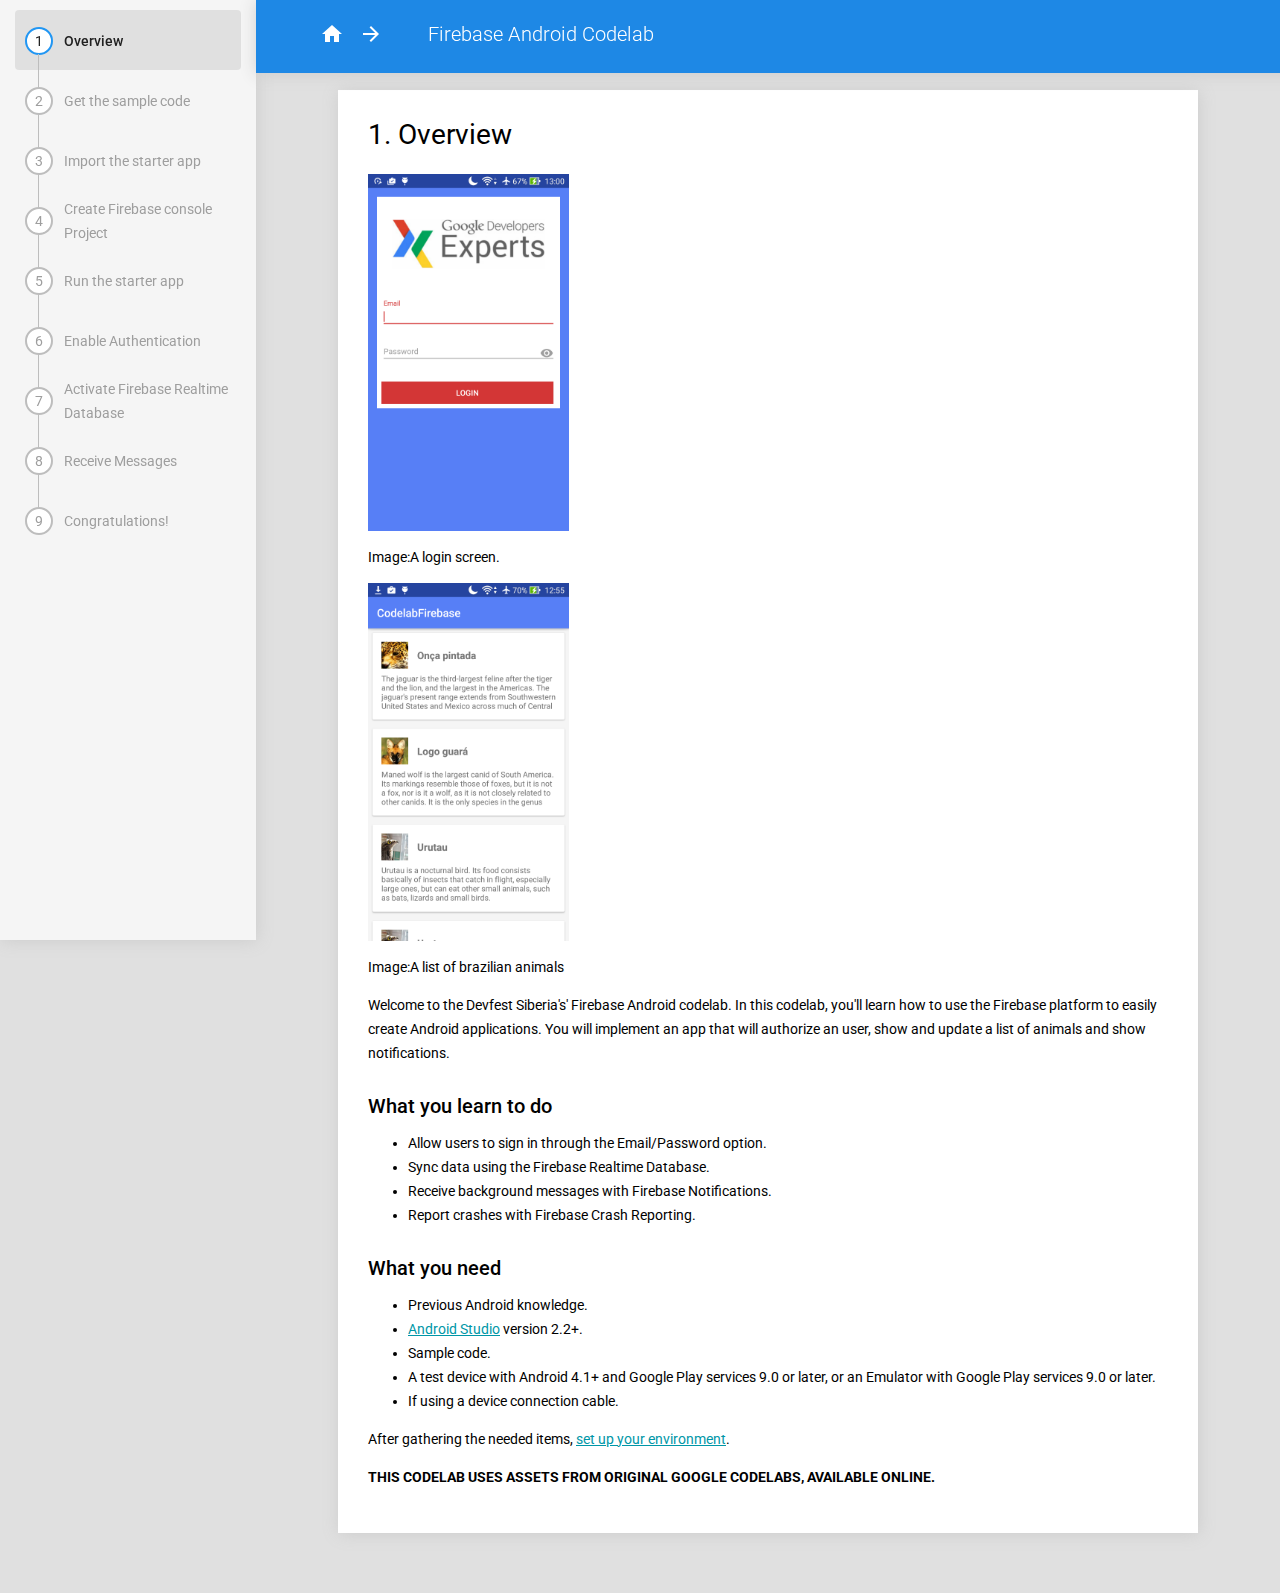
<file: HTML/index.html>
<!doctype html>
<html>
<head>
  <meta charset="utf-8">
  <meta http-equiv="X-UA-Compatible" content="IE=edge">
  <meta name="viewport" content="width=device-width, minimum-scale=1.0, initial-scale=1.0, user-scalable=yes">
  <title>Firebase Android Codelab</title>
  <link rel="stylesheet" href="https://fonts.googleapis.com/css?family=Source+Code+Pro:400|Roboto:400,300,400italic,500,700|Roboto+Mono">
  <link rel="stylesheet" href="../styles/codelab.css">
  <style>
    html {
        height: 100%;
        margin: 0;
        padding: 0;
    }
  </style>
</head>

<body class="codelab-takeover">
    <div class="codelab__toc">
    <a href="index.html" class="toc-item toc-item--current">
        <span class="toc-item__index">1</span>
        <span class="toc-item__title">Overview</span>
    </a>
    <a href="step-2.html" class="toc-item ">
        <span class="toc-item__index">2</span>
        <span class="toc-item__title">Get the sample code</span>
    </a>
    <a href="step-3.html" class="toc-item">
        <span class="toc-item__index">3</span>
        <span class="toc-item__title">Import the starter app</span>
    </a>
    <a href="step-4.html" class="toc-item">
        <span class="toc-item__index">4</span>
        <span class="toc-item__title">Create Firebase console Project</span>
    </a>
    <a href="step-5.html" class="toc-item">
        <span class="toc-item__index">5</span>
        <span class="toc-item__title">Run the starter app</span>
    </a>
    <a href="step-6.html" class="toc-item">
        <span class="toc-item__index">6</span>
        <span class="toc-item__title">Enable Authentication</span>
    </a>
    <a href="step-7.html" class="toc-item">
        <span class="toc-item__index">7</span>
        <span class="toc-item__title">Activate Firebase Realtime Database</span>
    </a>
    <a href="step-8.html" class="toc-item">
        <span class="toc-item__index">8</span>
        <span class="toc-item__title">Receive Messages</span>
    </a>
    <a href="step-16.html" class="toc-item">
        <span class="toc-item__index">9</span>
        <span class="toc-item__title">Congratulations!</span>
    </a>
    </div>

  <div class="codelab__step">

    <div class="step__header">
      <a href="index.html" class="invis">
        <svg fill="#FFFFFF" height="24" viewbox="0 0 24 24" width="24" xmlns="http://www.w3.org/2000/svg">
          <path d="M0 0h24v24H0z" fill="none"/>
          <path d="M20 11H7.83l5.59-5.59L12 4l-8 8 8 8 1.41-1.41L7.83 13H20v-2z"/>
        </svg>
      </a>

      <a href="../../index.html" title="Return to home page">
        <svg fill="#FFFFFF" height="24" viewbox="0 0 24 24" width="24" xmlns="http://www.w3.org/2000/svg">
          <path d="M10 20v-6h4v6h5v-8h3L12 3 2 12h3v8z"/>
          <path d="M0 0h24v24H0z" fill="none"/>
        </svg>
      </a>

      <a href="step-2.html">
        <svg fill="#FFFFFF" height="24" viewbox="0 0 24 24" width="24" xmlns="http://www.w3.org/2000/svg">
          <path d="M0 0h24v24H0z" fill="none"/>
          <path d="M12 4l-1.41 1.41L16.17 11H4v2h12.17l-5.58 5.59L12 20l8-8z"/>
        </svg>
      </a>

      <h1>Firebase Android Codelab</h1>
    </div>

    <div class="step__body">
      <h1>Firebase Android Codelab</h1>
      <h2>1. Overview</h2>
      <div>
          <p>
            <img src="img/login.png" style="max-width: 201.00px"/>
          </p>
          <p>Image:A login screen.</p>
          <p>
          <img src="img/7f167669e8544e03.png" style="max-width: 201.00px"/>
          </p>
          <p>Image:A list of brazilian animals</p>
          <p>Welcome to the Devfest Siberia's' Firebase Android codelab. In this codelab, you&#39;ll learn how to use the Firebase platform to easily create Android applications. You will implement an app that will authorize an user, show and update a list of animals and show notifications. </p><h3>What you learn to do</h3><ul><li>Allow users to sign in through the Email/Password option.</li><li>Sync data using the Firebase Realtime Database.</li><li>Receive background messages with Firebase Notifications.</li><li>Report crashes with Firebase Crash Reporting.</li></ul><h3>What you need</h3><ul><li>Previous Android knowledge.</li><li><a href="https://developer.android.com/sdk/installing/studio.html" target="_blank">Android Studio</a> version 2.2+.</li><li>Sample code.</li><li>A test device with Android 4.1+ and Google Play services 9.0 or later, or an Emulator with Google Play services 9.0 or later.</li><li>If using a device connection cable.</li></ul><p>After gathering the needed items, <a href="https://firebase.google.com/docs/android/setup" target="_blank">set up your environment</a>.
          </p>
      
            <p><B>THIS CODELAB USES ASSETS FROM ORIGINAL GOOGLE CODELABS, AVAILABLE ONLINE.</B></p></div>
      
    </div>

  </div>

<script src="../../scripts/codelab.js" async></script>
</body>
</html>
</file>
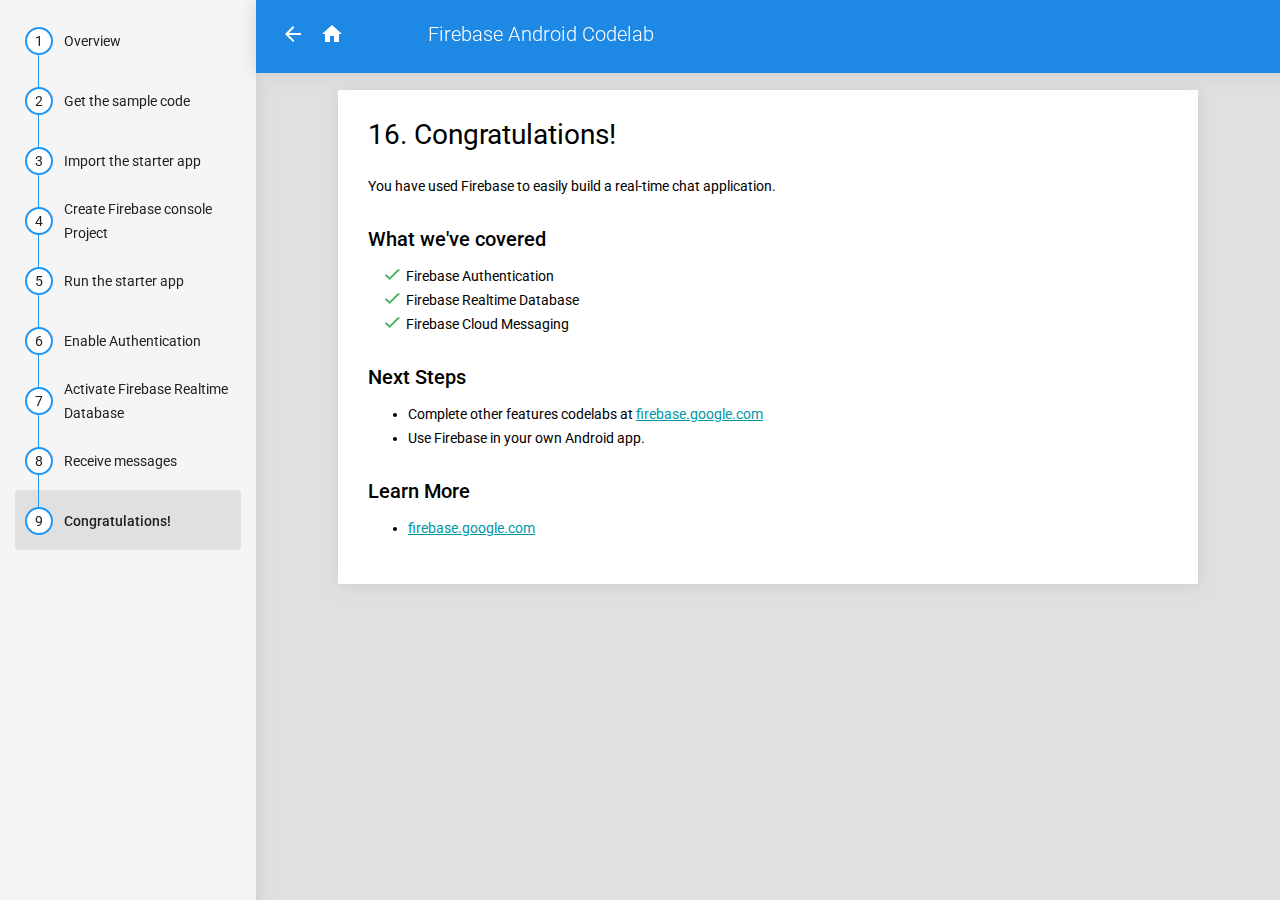
<file: HTML/step-16.html>
<!doctype html>
<html>
<head>
  <meta charset="utf-8">
  <meta http-equiv="X-UA-Compatible" content="IE=edge">
  <meta name="viewport" content="width=device-width, minimum-scale=1.0, initial-scale=1.0, user-scalable=yes">
  <title>Firebase Android Codelab</title>
  <link rel="stylesheet" href="https://fonts.googleapis.com/css?family=Source+Code+Pro:400|Roboto:400,300,400italic,500,700|Roboto+Mono">
  <link rel="stylesheet" href="../styles/codelab.css">
  <style>
    html {
        height: 100%;
        margin: 0;
        padding: 0;
    }
  </style>
</head>

<body class="codelab-takeover">
    <div class="codelab__toc">
        <a href="index.html" class="toc-item toc-item--complete">
            <span class="toc-item__index">1</span>
            <span class="toc-item__title">Overview</span>
        </a>
        <a href="step-2.html" class="toc-item toc-item--complete">
            <span class="toc-item__index">2</span>
            <span class="toc-item__title">Get the sample code</span>
        </a>
        <a href="step-3.html" class="toc-item toc-item--complete">
            <span class="toc-item__index">3</span>
            <span class="toc-item__title">Import the starter app</span>
        </a>
        <a href="step-4.html" class="toc-item toc-item--complete">
            <span class="toc-item__index">4</span>
            <span class="toc-item__title">Create Firebase console Project</span>
        </a>
        <a href="step-5.html" class="toc-item toc-item--complete">
            <span class="toc-item__index">5</span>
            <span class="toc-item__title">Run the starter app</span>
        </a>
        <a href="step-6.html" class="toc-item toc-item--complete">
            <span class="toc-item__index">6</span>
            <span class="toc-item__title">Enable Authentication</span>
        </a>
        <a href="step-7.html" class="toc-item toc-item--complete">
            <span class="toc-item__index">7</span>
            <span class="toc-item__title">Activate Firebase Realtime Database</span>
        </a>
        <a href="step-8.html" class="toc-item toc-item--complete ">
            <span class="toc-item__index">8</span>
            <span class="toc-item__title">Receive messages</span>
        </a>
        <a href="step-16.html" class="toc-item toc-item--current">
            <span class="toc-item__index">9</span>
            <span class="toc-item__title">Congratulations!</span>
        </a>
    </div>

  <div class="codelab__step">

    <div class="step__header">
      <a href="step-15.html">
        <svg fill="#FFFFFF" height="24" viewbox="0 0 24 24" width="24" xmlns="http://www.w3.org/2000/svg">
          <path d="M0 0h24v24H0z" fill="none"/>
          <path d="M20 11H7.83l5.59-5.59L12 4l-8 8 8 8 1.41-1.41L7.83 13H20v-2z"/>
        </svg>
      </a>

      <a href="index.html" title="Return to home page">
        <svg fill="#FFFFFF" height="24" viewbox="0 0 24 24" width="24" xmlns="http://www.w3.org/2000/svg">
          <path d="M10 20v-6h4v6h5v-8h3L12 3 2 12h3v8z"/>
          <path d="M0 0h24v24H0z" fill="none"/>
        </svg>
      </a>

      <a href="step-17.html" class="invis">
        <svg fill="#FFFFFF" height="24" viewbox="0 0 24 24" width="24" xmlns="http://www.w3.org/2000/svg">
          <path d="M0 0h24v24H0z" fill="none"/>
          <path d="M12 4l-1.41 1.41L16.17 11H4v2h12.17l-5.58 5.59L12 20l8-8z"/>
        </svg>
      </a>

      <h1>Firebase Android Codelab</h1>
    </div>

    <div class="step__body">
      <h1>Firebase Android Codelab</h1>
      <h2>16. Congratulations!</h2>
      <div><p>You have used Firebase to easily build a real-time chat application.</p><h3 class="checklist">What we&#39;ve covered</h3><ul class="step__checklist"><li class="checklist__item">Firebase Authentication</li><li class="checklist__item">Firebase Realtime Database</li><li class="checklist__item">Firebase Cloud Messaging</li></ul><h3>Next Steps</h3><ul><li>Complete other features codelabs at <a href="https://firebase.google.com" target="_blank">firebase.google.com</a></li>
          <li>Use Firebase in your own Android app.</li></ul><h3>Learn More</h3><ul><li><a href="https://firebase.google.com" target="_blank">firebase.google.com</a></li></ul></div>
    </div>

  </div>
  <script src="../../scripts/codelab.js" async></script>
</body>
</html>
</file>
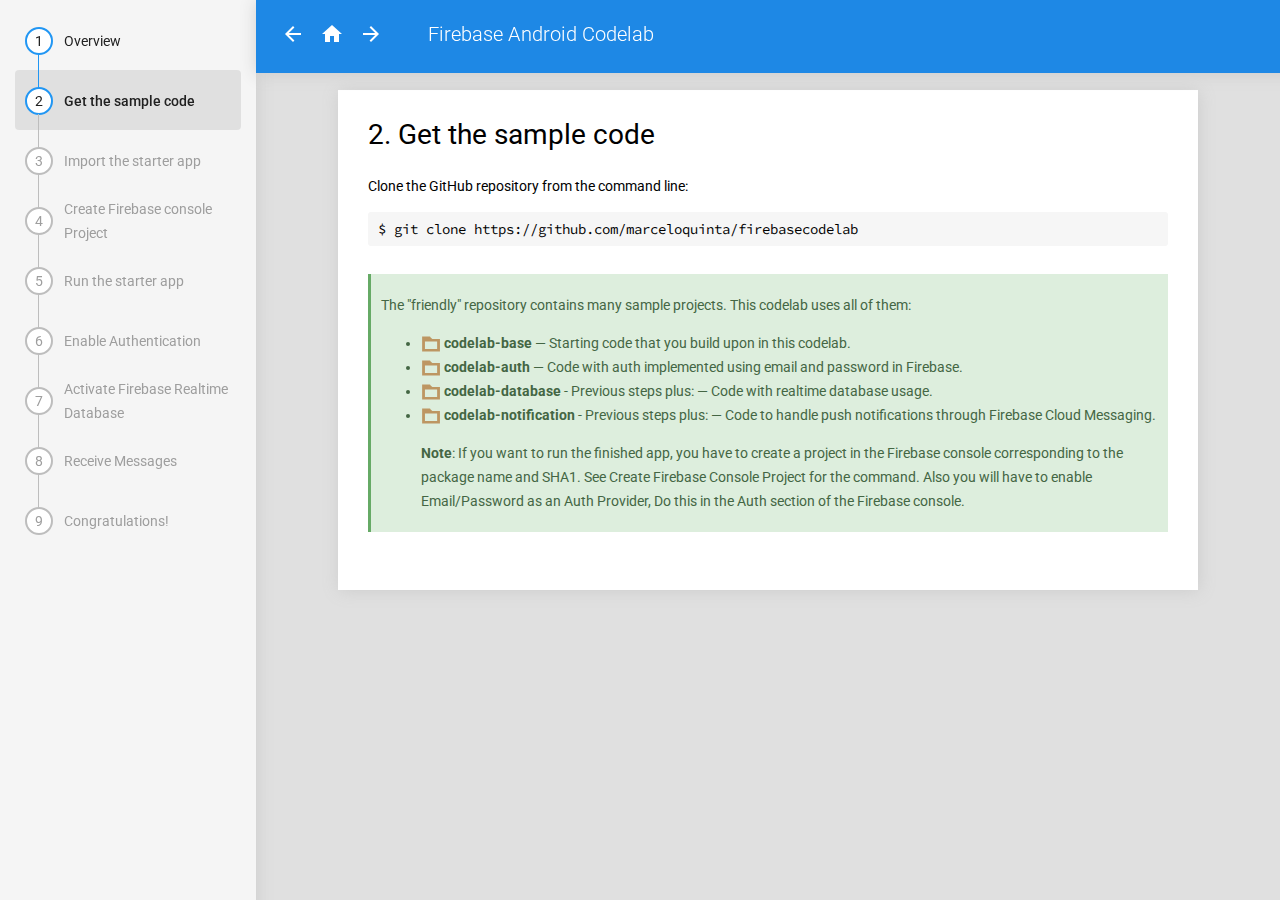
<file: HTML/step-2.html>
<!doctype html>
<html>
<head>
  <meta charset="utf-8">
  <meta http-equiv="X-UA-Compatible" content="IE=edge">
  <meta name="viewport" content="width=device-width, minimum-scale=1.0, initial-scale=1.0, user-scalable=yes">
  <title>Firebase Android Codelab</title>
  <link rel="stylesheet" href="https://fonts.googleapis.com/css?family=Source+Code+Pro:400|Roboto:400,300,400italic,500,700|Roboto+Mono">
  <link rel="stylesheet" href="../styles/codelab.css">
  <style>
    html {
        height: 100%;
        margin: 0;
        padding: 0;
    }
  </style>
</head>

<body class="codelab-takeover">
  <div class="codelab__toc">
    <a href="index.html" class="toc-item toc-item--complete">
      <span class="toc-item__index">1</span>
      <span class="toc-item__title">Overview</span>
    </a>
    <a href="step-2.html" class="toc-item toc-item--current">
      <span class="toc-item__index">2</span>
      <span class="toc-item__title">Get the sample code</span>
    </a>
    <a href="step-3.html" class="toc-item">
      <span class="toc-item__index">3</span>
      <span class="toc-item__title">Import the starter app</span>
    </a>
    <a href="step-4.html" class="toc-item">
      <span class="toc-item__index">4</span>
      <span class="toc-item__title">Create Firebase console Project</span>
    </a>
    <a href="step-5.html" class="toc-item">
      <span class="toc-item__index">5</span>
      <span class="toc-item__title">Run the starter app</span>
    </a>
    <a href="step-6.html" class="toc-item">
      <span class="toc-item__index">6</span>
      <span class="toc-item__title">Enable Authentication</span>
    </a>
    <a href="step-7.html" class="toc-item">
      <span class="toc-item__index">7</span>
      <span class="toc-item__title">Activate Firebase Realtime Database</span>
    </a>
    <a href="step-8.html" class="toc-item">
      <span class="toc-item__index">8</span>
      <span class="toc-item__title">Receive Messages</span>
    </a>
    <a href="step-16.html" class="toc-item">
      <span class="toc-item__index">9</span>
      <span class="toc-item__title">Congratulations!</span>
    </a>
  </div>

  <div class="codelab__step">

    <div class="step__header">
      <a href="index.html">
        <svg fill="#FFFFFF" height="24" viewbox="0 0 24 24" width="24" xmlns="http://www.w3.org/2000/svg">
          <path d="M0 0h24v24H0z" fill="none"/>
          <path d="M20 11H7.83l5.59-5.59L12 4l-8 8 8 8 1.41-1.41L7.83 13H20v-2z"/>
        </svg>
      </a>

      <a href="index.html" title="Return to home page">
        <svg fill="#FFFFFF" height="24" viewbox="0 0 24 24" width="24" xmlns="http://www.w3.org/2000/svg">
          <path d="M10 20v-6h4v6h5v-8h3L12 3 2 12h3v8z"/>
          <path d="M0 0h24v24H0z" fill="none"/>
        </svg>
      </a>

      <a href="step-3.html">
        <svg fill="#FFFFFF" height="24" viewbox="0 0 24 24" width="24" xmlns="http://www.w3.org/2000/svg">
          <path d="M0 0h24v24H0z" fill="none"/>
          <path d="M12 4l-1.41 1.41L16.17 11H4v2h12.17l-5.58 5.59L12 20l8-8z"/>
        </svg>
      </a>

      <h1>Firebase Android Codelab</h1>
    </div>

    <div class="step__body">
      <h1>Firebase Android Codelab</h1>
      <h2>2. Get the sample code</h2>
      <div><p>Clone the GitHub repository from the command line:</p><pre>$ git clone https://github.com/marceloquinta/firebasecodelab</pre><div class="step__note note--special"><p>The &#34;friendly&#34; repository contains many sample projects. This codelab uses all of them:</p>
          <ul>
              <li>
                  <img src="img/bb745dc85ae69f6b.png" style="max-width: 20.00px"/>
                  <strong>codelab-base</strong>
                  — Starting code that you build upon in this codelab.
              </li>
              <li>
                  <img src="img/bb745dc85ae69f6b.png" style="max-width: 20.00px"/>
                  <strong>codelab-auth</strong>
                  — Code with auth implemented using email and password in Firebase.
              </li>
              <li>
                  <img src="img/bb745dc85ae69f6b.png" style="max-width: 20.00px"/>
                  <strong>codelab-database</strong>
                  - Previous steps plus:
                  — Code with realtime database usage.
              </li>
              <li>
                  <img src="img/bb745dc85ae69f6b.png" style="max-width: 20.00px"/>
                  <strong>codelab-notification</strong>
                  - Previous steps plus:
                  — Code to handle push notifications through Firebase Cloud Messaging.
              </li>
              <p><strong>Note</strong>: If you want to run the finished app, you have to create a project in the Firebase console corresponding to the package name and SHA1. See Create Firebase Console Project for the command. Also you will have to enable Email/Password as an Auth Provider, Do this in the Auth section of the Firebase console. </p></div></div>
    </div>

  </div>
  <script src="../../scripts/codelab.js" async></script>
</body>
</html>
</file>
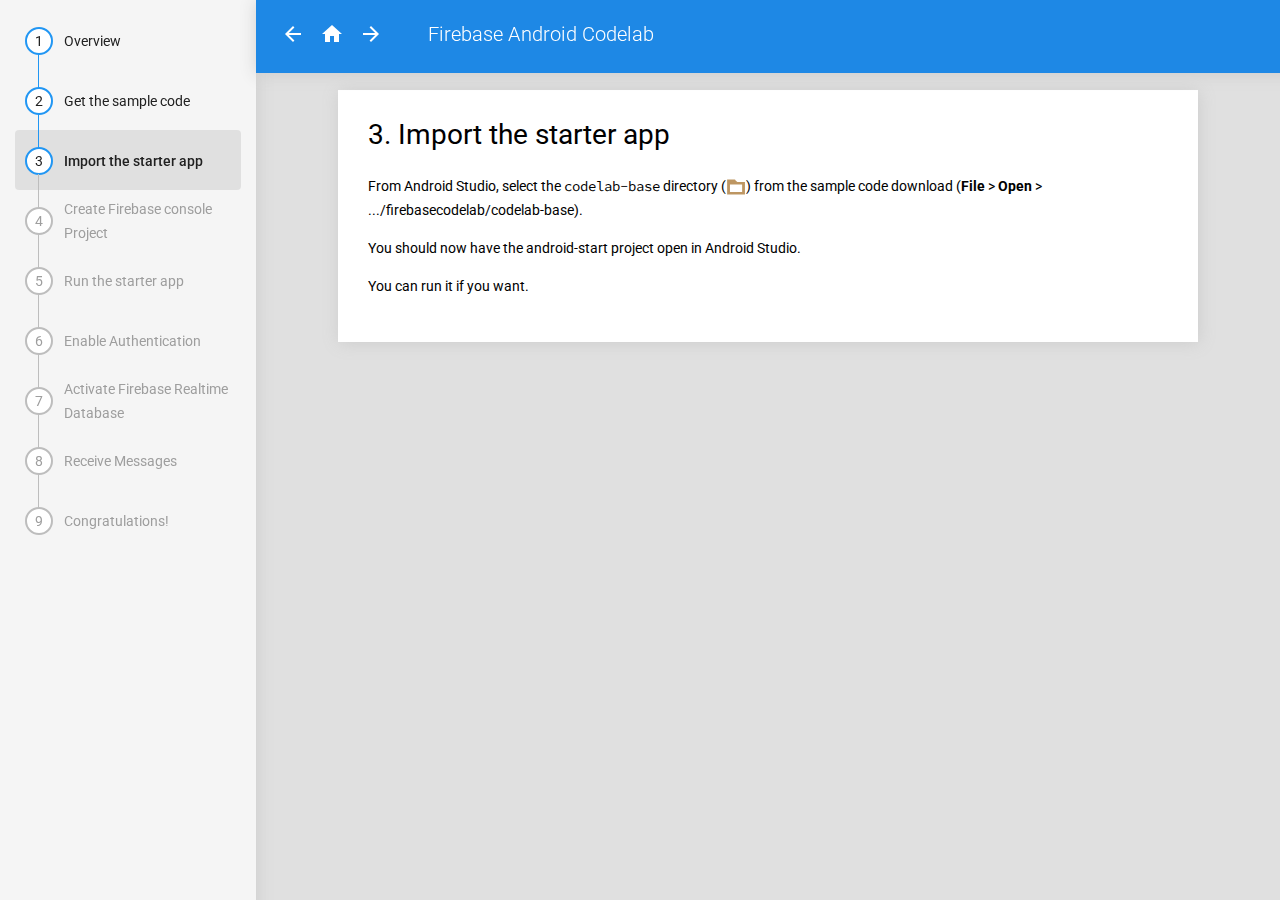
<file: HTML/step-3.html>
<!doctype html>
<html>
<head>
  <meta charset="utf-8">
  <meta http-equiv="X-UA-Compatible" content="IE=edge">
  <meta name="viewport" content="width=device-width, minimum-scale=1.0, initial-scale=1.0, user-scalable=yes">
  <title>Firebase Android Codelab</title>
  <link rel="stylesheet" href="https://fonts.googleapis.com/css?family=Source+Code+Pro:400|Roboto:400,300,400italic,500,700|Roboto+Mono">
  <link rel="stylesheet" href="../styles/codelab.css">
  <style>
    html {
        height: 100%;
        margin: 0;
        padding: 0;
    }
  </style>
</head>

<body class="codelab-takeover">
    <div class="codelab__toc">
    <a href="index.html" class="toc-item toc-item--complete">
        <span class="toc-item__index">1</span>
        <span class="toc-item__title">Overview</span>
    </a>
    <a href="step-2.html" class="toc-item toc-item--complete">
        <span class="toc-item__index">2</span>
        <span class="toc-item__title">Get the sample code</span>
    </a>
    <a href="step-3.html" class="toc-item toc-item--current">
        <span class="toc-item__index">3</span>
        <span class="toc-item__title">Import the starter app</span>
    </a>
    <a href="step-4.html" class="toc-item">
        <span class="toc-item__index">4</span>
        <span class="toc-item__title">Create Firebase console Project</span>
    </a>
    <a href="step-5.html" class="toc-item">
        <span class="toc-item__index">5</span>
        <span class="toc-item__title">Run the starter app</span>
    </a>
    <a href="step-6.html" class="toc-item">
        <span class="toc-item__index">6</span>
        <span class="toc-item__title">Enable Authentication</span>
    </a>
    <a href="step-7.html" class="toc-item">
        <span class="toc-item__index">7</span>
        <span class="toc-item__title">Activate Firebase Realtime Database</span>
    </a>
    <a href="step-8.html" class="toc-item">
        <span class="toc-item__index">8</span>
        <span class="toc-item__title">Receive Messages</span>
    </a>
    <a href="step-16.html" class="toc-item">
        <span class="toc-item__index">9</span>
        <span class="toc-item__title">Congratulations!</span>
    </a>
    </div>

  <div class="codelab__step">

    <div class="step__header">
      <a href="step-2.html">
        <svg fill="#FFFFFF" height="24" viewbox="0 0 24 24" width="24" xmlns="http://www.w3.org/2000/svg">
          <path d="M0 0h24v24H0z" fill="none"/>
          <path d="M20 11H7.83l5.59-5.59L12 4l-8 8 8 8 1.41-1.41L7.83 13H20v-2z"/>
        </svg>
      </a>

      <a href="index.html" title="Return to home page">
        <svg fill="#FFFFFF" height="24" viewbox="0 0 24 24" width="24" xmlns="http://www.w3.org/2000/svg">
          <path d="M10 20v-6h4v6h5v-8h3L12 3 2 12h3v8z"/>
          <path d="M0 0h24v24H0z" fill="none"/>
        </svg>
      </a>

      <a href="step-4.html">
        <svg fill="#FFFFFF" height="24" viewbox="0 0 24 24" width="24" xmlns="http://www.w3.org/2000/svg">
          <path d="M0 0h24v24H0z" fill="none"/>
          <path d="M12 4l-1.41 1.41L16.17 11H4v2h12.17l-5.58 5.59L12 20l8-8z"/>
        </svg>
      </a>

      <h1>Firebase Android Codelab</h1>
    </div>

    <div class="step__body">
      <h1>Firebase Android Codelab</h1>
      <h2>3. Import the starter app</h2>
      <div><p>From Android Studio, select the <code>codelab-base</code> directory (<img src="img/bb745dc85ae69f6b.png" style="max-width: 20.00px"/>)   from the sample code download (<strong>File</strong> &gt; <strong>Open </strong>&gt; .../firebasecodelab/codelab-base).</p><p>You should now have the android-start project open in Android Studio.</p><p>You can run it if you want. </p></div>
    </div>

  </div>
  <script src="../../scripts/codelab.js" async></script>
</body>
</html>
</file>
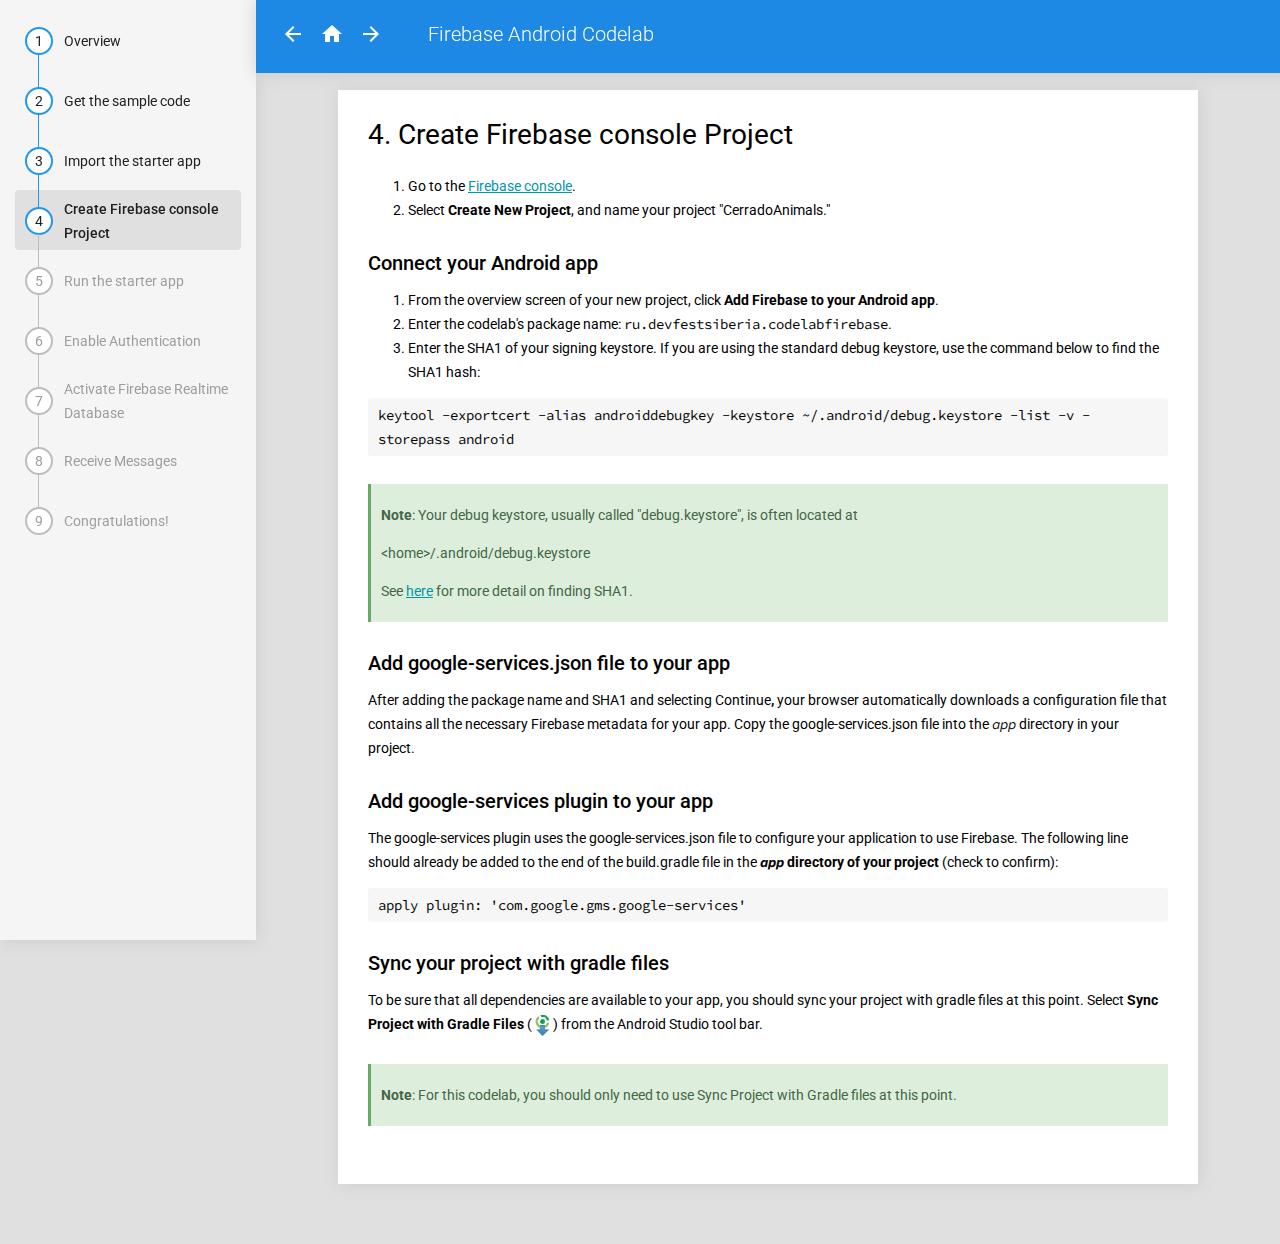
<file: HTML/step-4.html>
<!doctype html>
<html>
<head>
  <meta charset="utf-8">
  <meta http-equiv="X-UA-Compatible" content="IE=edge">
  <meta name="viewport" content="width=device-width, minimum-scale=1.0, initial-scale=1.0, user-scalable=yes">
  <title>Firebase Android Codelab</title>
  <link rel="stylesheet" href="https://fonts.googleapis.com/css?family=Source+Code+Pro:400|Roboto:400,300,400italic,500,700|Roboto+Mono">
  <link rel="stylesheet" href="../styles/codelab.css">
  <style>
    html {
        height: 100%;
        margin: 0;
        padding: 0;
    }
  </style>
</head>

<body class="codelab-takeover">
  <div class="codelab__toc">
    <a href="index.html" class="toc-item toc-item--complete">
      <span class="toc-item__index">1</span>
      <span class="toc-item__title">Overview</span>
    </a>
    <a href="step-2.html" class="toc-item toc-item--complete">
      <span class="toc-item__index">2</span>
      <span class="toc-item__title">Get the sample code</span>
    </a>
    <a href="step-3.html" class="toc-item toc-item--complete">
      <span class="toc-item__index">3</span>
      <span class="toc-item__title">Import the starter app</span>
    </a>
    <a href="step-4.html" class="toc-item toc-item--current">
      <span class="toc-item__index">4</span>
      <span class="toc-item__title">Create Firebase console Project</span>
    </a>
    <a href="step-5.html" class="toc-item">
        <span class="toc-item__index">5</span>
        <span class="toc-item__title">Run the starter app</span>
    </a>
    <a href="step-6.html" class="toc-item">
        <span class="toc-item__index">6</span>
        <span class="toc-item__title">Enable Authentication</span>
    </a>
    <a href="step-7.html" class="toc-item">
        <span class="toc-item__index">7</span>
        <span class="toc-item__title">Activate Firebase Realtime Database</span>
    </a>
    <a href="step-8.html" class="toc-item">
        <span class="toc-item__index">8</span>
        <span class="toc-item__title">Receive Messages</span>
    </a>
    <a href="step-16.html" class="toc-item">
        <span class="toc-item__index">9</span>
        <span class="toc-item__title">Congratulations!</span>
    </a>
  </div>

  <div class="codelab__step">

    <div class="step__header">
      <a href="step-3.html">
        <svg fill="#FFFFFF" height="24" viewbox="0 0 24 24" width="24" xmlns="http://www.w3.org/2000/svg">
          <path d="M0 0h24v24H0z" fill="none"/>
          <path d="M20 11H7.83l5.59-5.59L12 4l-8 8 8 8 1.41-1.41L7.83 13H20v-2z"/>
        </svg>
      </a>

      <a href="index.html" title="Return to home page">
        <svg fill="#FFFFFF" height="24" viewbox="0 0 24 24" width="24" xmlns="http://www.w3.org/2000/svg">
          <path d="M10 20v-6h4v6h5v-8h3L12 3 2 12h3v8z"/>
          <path d="M0 0h24v24H0z" fill="none"/>
        </svg>
      </a>

      <a href="step-5.html">
        <svg fill="#FFFFFF" height="24" viewbox="0 0 24 24" width="24" xmlns="http://www.w3.org/2000/svg">
          <path d="M0 0h24v24H0z" fill="none"/>
          <path d="M12 4l-1.41 1.41L16.17 11H4v2h12.17l-5.58 5.59L12 20l8-8z"/>
        </svg>
      </a>

      <h1>Firebase Android Codelab</h1>
    </div>

    <div class="step__body">
      <h1>Firebase Android Codelab</h1>
      <h2>4. Create Firebase console Project</h2>
      <div><ol type="1" start="1"><li>Go to the <a href="https://console.firebase.google.com" target="_blank">Firebase console</a>.</li><li>Select <strong>Create New Project</strong>, and name your project &#34;CerradoAnimals.&#34;</li></ol><h3>Connect your Android app</h3><ol type="1" start="1"><li>From the overview screen of your new project,
click <strong>Add Firebase to your Android app</strong>. </li><li>Enter the codelab&#39;s package name: <code>ru.devfestsiberia.codelabfirebase</code>.</li><li>Enter the SHA1 of your signing keystore. If you are using the standard debug keystore, use the command below to find the SHA1 hash:</li></ol><pre><code>keytool -exportcert -alias androiddebugkey -keystore ~/.android/debug.keystore -list -v -storepass android</code></pre><div class="step__note note--special"><p><strong>Note</strong>: Your debug keystore, usually called &#34;debug.keystore&#34;, is often located at </p><p>&lt;home&gt;/.android/debug.keystore</p><p>See <a href="https://developers.google.com/android/guides/client-auth" target="_blank">here</a> for more detail on finding SHA1.</p></div><h3>Add google-services.json file to your app</h3><p>After adding the package name and SHA1 and selecting Continue<strong>,</strong> your browser automatically downloads a configuration file that contains all the necessary Firebase metadata for your app. Copy the google-services.json file into the <code><em>app</em></code> directory in your project.</p><h3>Add google-services plugin to your app</h3><p>The google-services plugin uses the google-services.json file to configure your application to use Firebase. The following line should already be added to the end of the build.gradle file in the <b><code><em>app</em></code> directory of your project</b> (check to confirm):</p><pre><code>apply plugin: &#39;com.google.gms.google-services&#39;</code></pre><h3>Sync your project with gradle files</h3><p>To be sure that all dependencies are available to your app, you should sync your project with gradle files at this point. Select <strong>Sync Project with Gradle Files </strong>(<img src="img/19a637a9cffe4b32.png" style="max-width: 21.31px"/>) from the Android Studio tool bar.</p><div class="step__note note--special"><p><strong>Note</strong>: For this codelab, you should only need to use Sync Project with Gradle files at this point.</p></div></div>
    </div>

  </div>
  <script src="../../scripts/codelab.js" async></script>
</body>
</html>
</file>
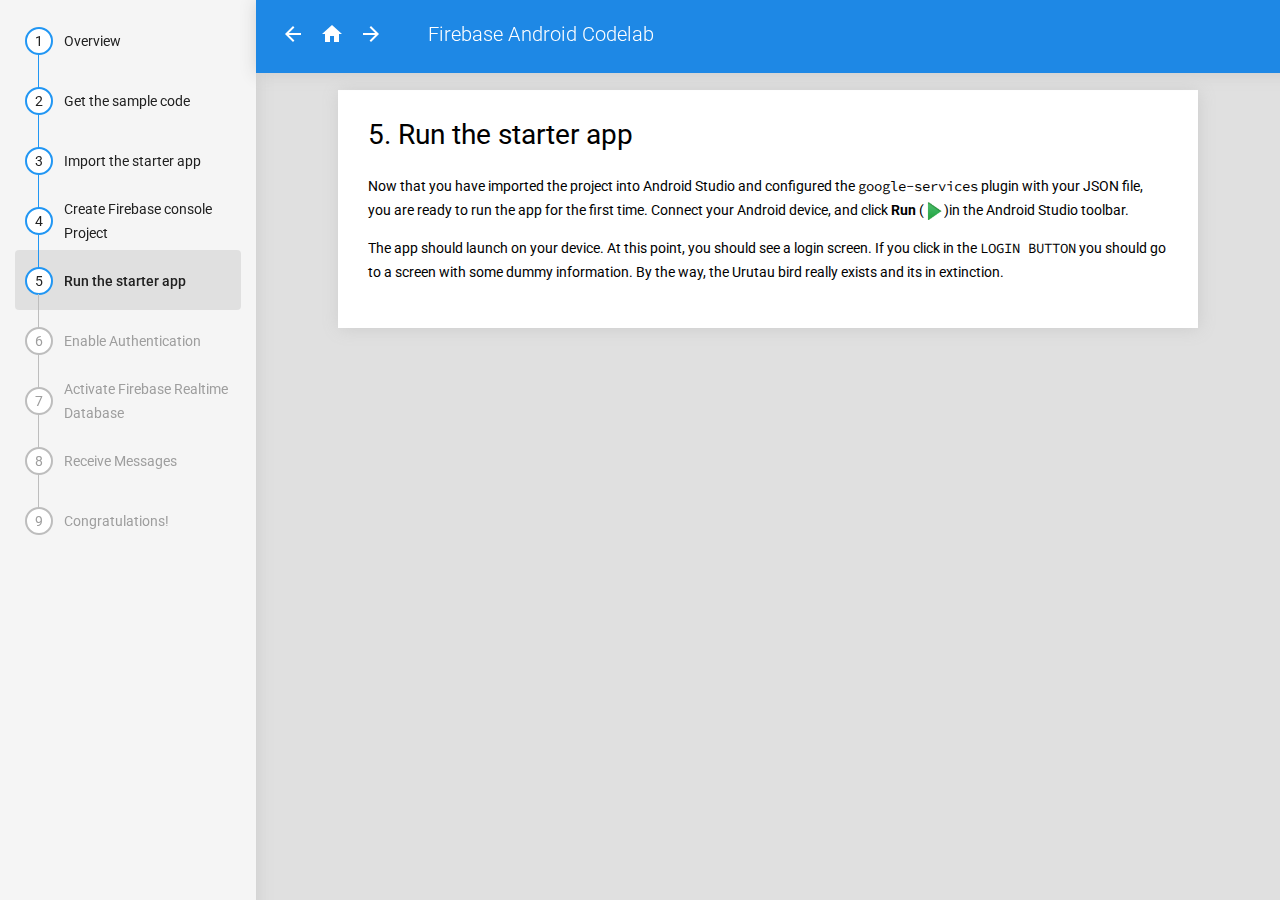
<file: HTML/step-5.html>
<!doctype html>
<html>
<head>
  <meta charset="utf-8">
  <meta http-equiv="X-UA-Compatible" content="IE=edge">
  <meta name="viewport" content="width=device-width, minimum-scale=1.0, initial-scale=1.0, user-scalable=yes">
  <title>Firebase Android Codelab</title>
  <link rel="stylesheet" href="https://fonts.googleapis.com/css?family=Source+Code+Pro:400|Roboto:400,300,400italic,500,700|Roboto+Mono">
  <link rel="stylesheet" href="../styles/codelab.css">
  <style>
    html {
        height: 100%;
        margin: 0;
        padding: 0;
    }
  </style>
</head>

<body class="codelab-takeover">
  <div class="codelab__toc">
    <a href="index.html" class="toc-item toc-item--complete">
      <span class="toc-item__index">1</span>
      <span class="toc-item__title">Overview</span>
    </a>
    <a href="step-2.html" class="toc-item toc-item--complete">
      <span class="toc-item__index">2</span>
      <span class="toc-item__title">Get the sample code</span>
    </a>
    <a href="step-3.html" class="toc-item toc-item--complete">
      <span class="toc-item__index">3</span>
      <span class="toc-item__title">Import the starter app</span>
    </a>
    <a href="step-4.html" class="toc-item toc-item--complete">
      <span class="toc-item__index">4</span>
      <span class="toc-item__title">Create Firebase console Project</span>
    </a>
    <a href="step-5.html" class="toc-item toc-item--current">
      <span class="toc-item__index">5</span>
      <span class="toc-item__title">Run the starter app</span>
    </a>
    <a href="step-6.html" class="toc-item">
        <span class="toc-item__index">6</span>
        <span class="toc-item__title">Enable Authentication</span>
    </a>
    <a href="step-7.html" class="toc-item">
        <span class="toc-item__index">7</span>
        <span class="toc-item__title">Activate Firebase Realtime Database</span>
    </a>
    <a href="step-8.html" class="toc-item">
        <span class="toc-item__index">8</span>
        <span class="toc-item__title">Receive Messages</span>
    </a>
    <a href="step-16.html" class="toc-item">
        <span class="toc-item__index">9</span>
        <span class="toc-item__title">Congratulations!</span>
    </a>
  </div>

  <div class="codelab__step">

    <div class="step__header">
      <a href="step-4.html">
        <svg fill="#FFFFFF" height="24" viewbox="0 0 24 24" width="24" xmlns="http://www.w3.org/2000/svg">
          <path d="M0 0h24v24H0z" fill="none"/>
          <path d="M20 11H7.83l5.59-5.59L12 4l-8 8 8 8 1.41-1.41L7.83 13H20v-2z"/>
        </svg>
      </a>

      <a href="index.html" title="Return to home page">
        <svg fill="#FFFFFF" height="24" viewbox="0 0 24 24" width="24" xmlns="http://www.w3.org/2000/svg">
          <path d="M10 20v-6h4v6h5v-8h3L12 3 2 12h3v8z"/>
          <path d="M0 0h24v24H0z" fill="none"/>
        </svg>
      </a>

      <a href="step-6.html">
        <svg fill="#FFFFFF" height="24" viewbox="0 0 24 24" width="24" xmlns="http://www.w3.org/2000/svg">
          <path d="M0 0h24v24H0z" fill="none"/>
          <path d="M12 4l-1.41 1.41L16.17 11H4v2h12.17l-5.58 5.59L12 20l8-8z"/>
        </svg>
      </a>

      <h1>Firebase Android Codelab</h1>
    </div>

    <div class="step__body">
      <h1>Firebase Android Codelab</h1>
      <h2>5. Run the starter app</h2>
      <div><p>Now that you have imported the project into Android Studio and configured the <code>google-services</code> plugin with your JSON file, you are ready to run the app for the first time.  Connect your Android device, and click <strong>Run</strong> (<img src="img/74540ff4e857014c.png" style="max-width: 20.00px"/>)in the Android Studio toolbar.</p><p>The app should launch on your device. At this point, you should see a login screen. If you click in the <code> LOGIN BUTTON</code> you should go to a screen with some dummy information. By the way, the Urutau bird really exists and its in extinction.</p></div>
    </div>

  </div>
  <script src="../../scripts/codelab.js" async></script>
</body>
</html>
</file>
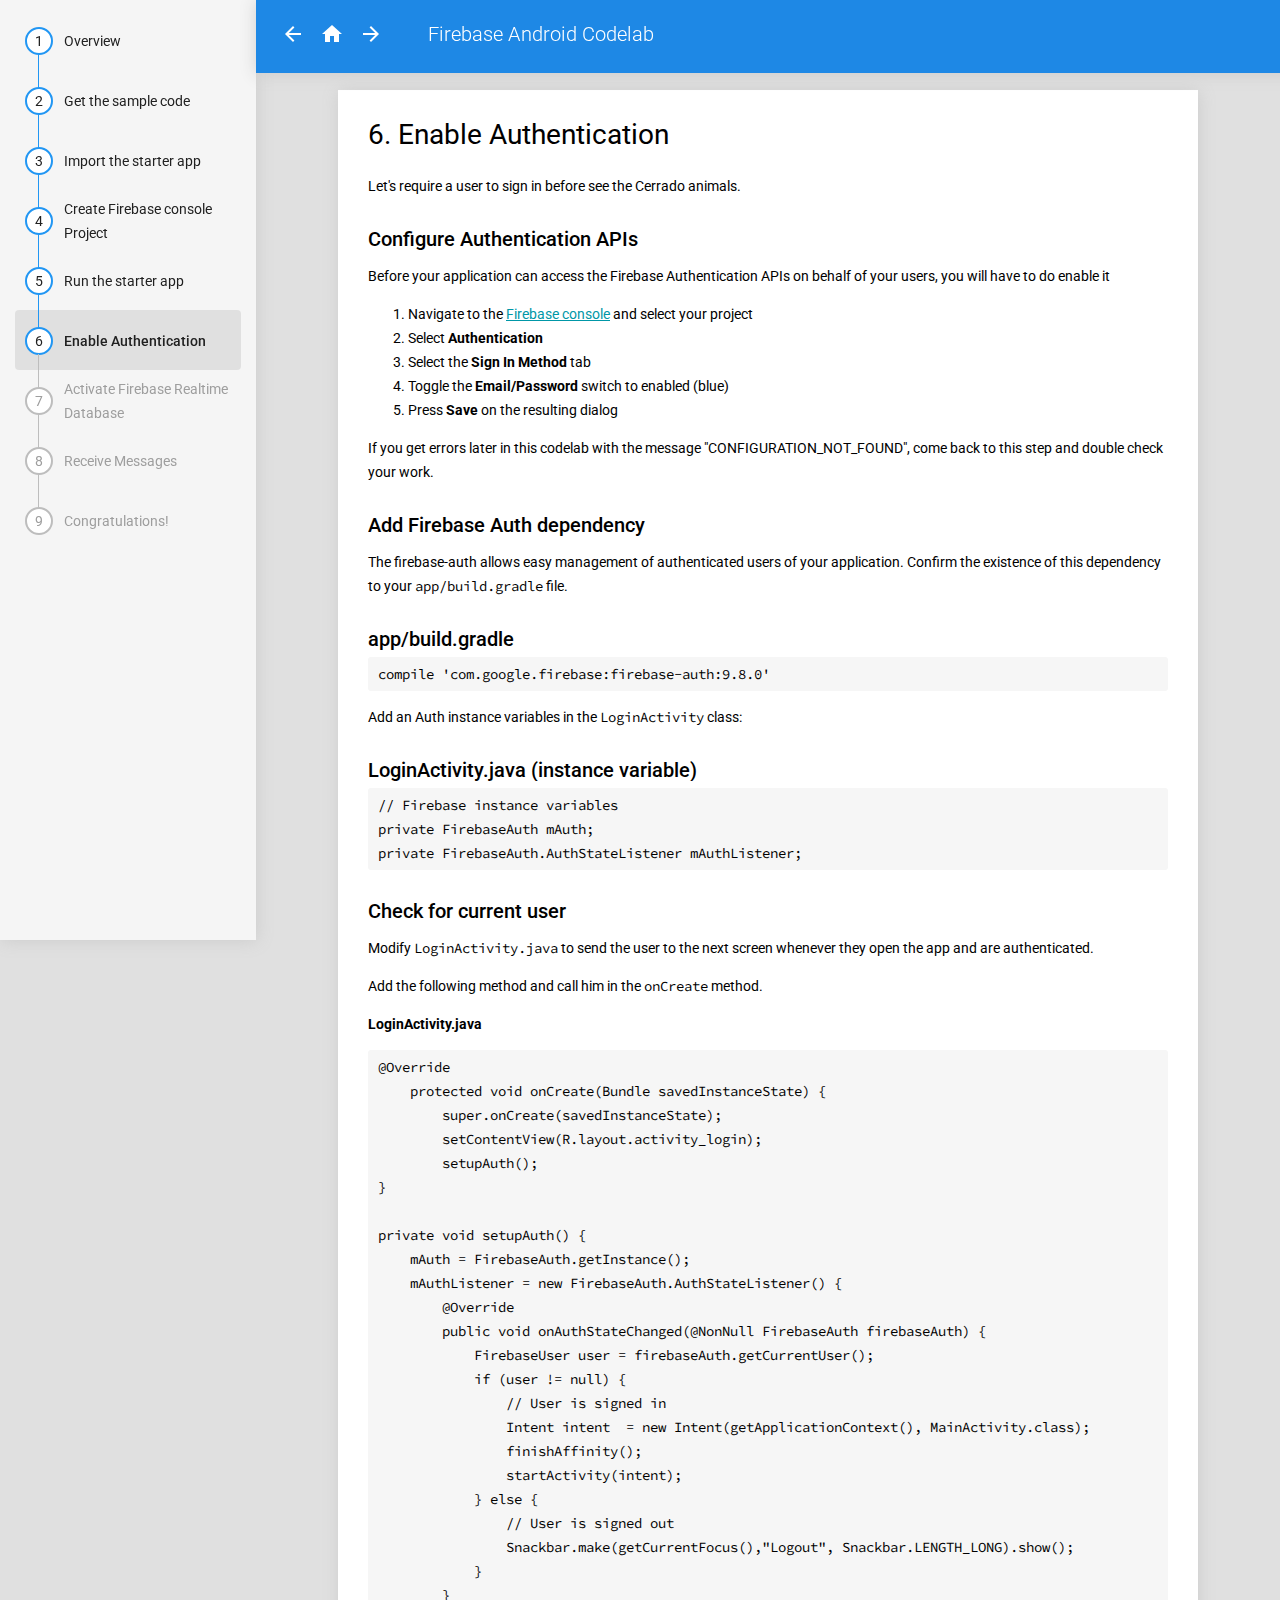
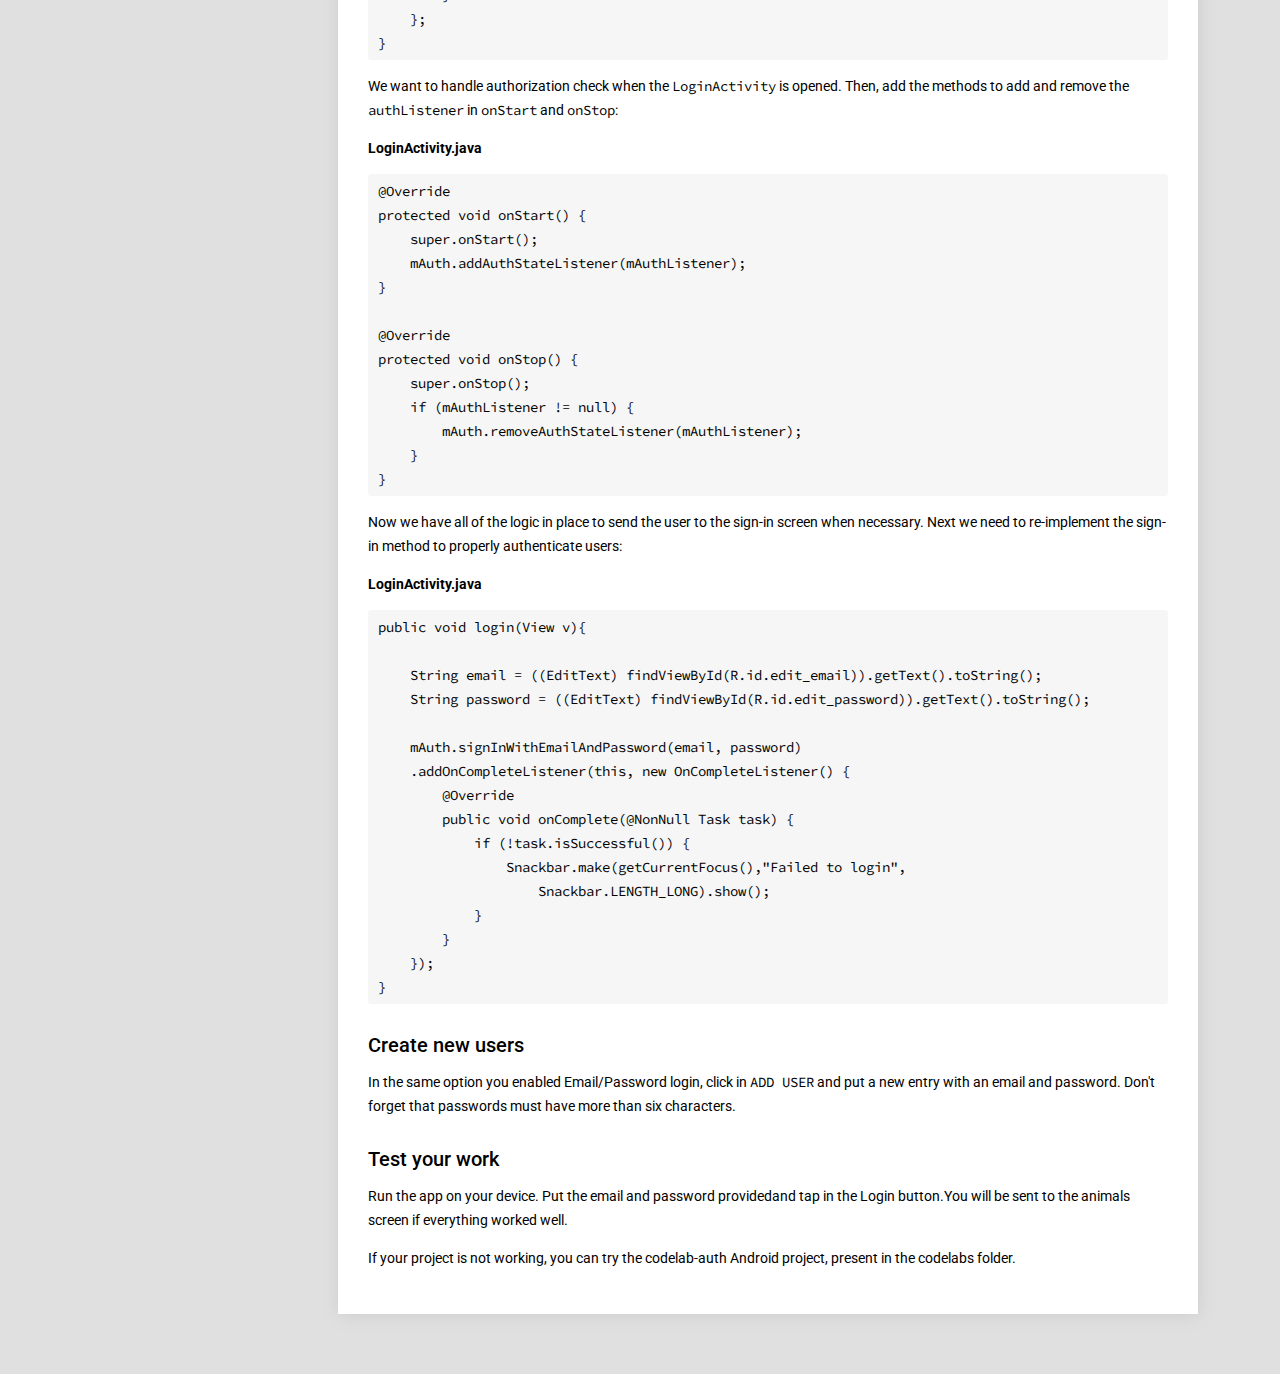
<file: HTML/step-6.html>
<!doctype html>
<html>
<head>
  <meta charset="utf-8">
  <meta http-equiv="X-UA-Compatible" content="IE=edge">
  <meta name="viewport" content="width=device-width, minimum-scale=1.0, initial-scale=1.0, user-scalable=yes">
  <title>Firebase Android Codelab</title>
  <link rel="stylesheet" href="https://fonts.googleapis.com/css?family=Source+Code+Pro:400|Roboto:400,300,400italic,500,700|Roboto+Mono">
  <link rel="stylesheet" href="../styles/codelab.css">
  <style>
    html {
        height: 100%;
        margin: 0;
        padding: 0;
    }
  </style>
</head>

<body class="codelab-takeover">
  <div class="codelab__toc">
    <a href="index.html" class="toc-item toc-item--complete">
      <span class="toc-item__index">1</span>
      <span class="toc-item__title">Overview</span>
    </a>
    <a href="step-2.html" class="toc-item toc-item--complete">
      <span class="toc-item__index">2</span>
      <span class="toc-item__title">Get the sample code</span>
    </a>
    <a href="step-3.html" class="toc-item toc-item--complete">
      <span class="toc-item__index">3</span>
      <span class="toc-item__title">Import the starter app</span>
    </a>
    <a href="step-4.html" class="toc-item toc-item--complete">
      <span class="toc-item__index">4</span>
      <span class="toc-item__title">Create Firebase console Project</span>
    </a>
    <a href="step-5.html" class="toc-item toc-item--complete">
      <span class="toc-item__index">5</span>
      <span class="toc-item__title">Run the starter app</span>
    </a>
    <a href="step-6.html" class="toc-item toc-item--current">
      <span class="toc-item__index">6</span>
      <span class="toc-item__title">Enable Authentication</span>
    </a>
    <a href="step-7.html" class="toc-item">
        <span class="toc-item__index">7</span>
        <span class="toc-item__title">Activate Firebase Realtime Database</span>
    </a>
    <a href="step-8.html" class="toc-item">
        <span class="toc-item__index">8</span>
        <span class="toc-item__title">Receive Messages</span>
    </a>
    <a href="step-16.html" class="toc-item">
        <span class="toc-item__index">9</span>
        <span class="toc-item__title">Congratulations!</span>
    </a>
  </div>

  <div class="codelab__step">

    <div class="step__header">
      <a href="step-5.html">
        <svg fill="#FFFFFF" height="24" viewbox="0 0 24 24" width="24" xmlns="http://www.w3.org/2000/svg">
          <path d="M0 0h24v24H0z" fill="none"/>
          <path d="M20 11H7.83l5.59-5.59L12 4l-8 8 8 8 1.41-1.41L7.83 13H20v-2z"/>
        </svg>
      </a>

      <a href="index.html" title="Return to home page">
        <svg fill="#FFFFFF" height="24" viewbox="0 0 24 24" width="24" xmlns="http://www.w3.org/2000/svg">
          <path d="M10 20v-6h4v6h5v-8h3L12 3 2 12h3v8z"/>
          <path d="M0 0h24v24H0z" fill="none"/>
        </svg>
      </a>

      <a href="step-7.html">
        <svg fill="#FFFFFF" height="24" viewbox="0 0 24 24" width="24" xmlns="http://www.w3.org/2000/svg">
          <path d="M0 0h24v24H0z" fill="none"/>
          <path d="M12 4l-1.41 1.41L16.17 11H4v2h12.17l-5.58 5.59L12 20l8-8z"/>
        </svg>
      </a>

      <h1>Firebase Android Codelab</h1>
    </div>

    <div class="step__body">
      <h1>Firebase Android Codelab</h1>
      <h2>6. Enable Authentication</h2>
      <div><p>Let&#39;s require a user to sign in before see the Cerrado animals.</p>
          <h3>Configure Authentication APIs</h3><p>Before your application can access the Firebase Authentication APIs on behalf of your users, you will have to do enable it </p><ol type="1" start="1"><li>Navigate to the <a href="http://console.firebase.google.com" target="_blank">Firebase console</a> and select your project</li><li>Select <strong>Authentication</strong></li><li>Select the <strong>Sign In Method</strong> tab</li><li>Toggle the <strong>Email/Password</strong> switch to enabled (blue)</li><li>Press <strong>Save</strong> on the resulting dialog</li></ol><p>If you get errors later in this codelab with the message &#34;CONFIGURATION_NOT_FOUND&#34;, come back to this step and double check your work.</p><h3>Add Firebase Auth dependency</h3><p>The firebase-auth allows easy management of authenticated users of your application. Confirm the existence of this dependency to your <code>app/build.gradle</code> file.</p><h3>app/build.gradle</h3><pre><code>compile &#39;com.google.firebase:firebase-auth:9.8.0&#39;</code></pre><p>Add an Auth instance variables in the <code>LoginActivity</code> class:</p><h3>LoginActivity.java (instance variable)</h3><pre><code>// Firebase instance variables
private FirebaseAuth mAuth;
private FirebaseAuth.AuthStateListener mAuthListener;</code></pre>
          
          <h3>Check for current user</h3><p>Modify <code>LoginActivity.java</code> to send the user to the next screen whenever they open the app and are authenticated. </p><p>Add the following method and call him in the <code>onCreate</code> method.
          <p><strong>LoginActivity.java</strong></p>
          <pre><code>@Override
    protected void onCreate(Bundle savedInstanceState) {
        super.onCreate(savedInstanceState);
        setContentView(R.layout.activity_login);
        setupAuth();
}

private void setupAuth() {
    mAuth = FirebaseAuth.getInstance();
    mAuthListener = new FirebaseAuth.AuthStateListener() {
        @Override
        public void onAuthStateChanged(@NonNull FirebaseAuth firebaseAuth) {
            FirebaseUser user = firebaseAuth.getCurrentUser();
            if (user != null) {
                // User is signed in
                Intent intent  = new Intent(getApplicationContext(), MainActivity.class);
                finishAffinity();
                startActivity(intent);
            } else {
                // User is signed out
                Snackbar.make(getCurrentFocus(),"Logout", Snackbar.LENGTH_LONG).show();
            }
        }
    };
}</code></pre>
          

<p>We want to handle authorization check when the <code>LoginActivity</code> is opened. Then, add the methods to add and remove the <code>authListener</code> in <code>onStart</code> and <code>onStop</code>:</p>
<p><strong>LoginActivity.java</strong></p><pre><code>@Override
protected void onStart() {
    super.onStart();
    mAuth.addAuthStateListener(mAuthListener);
}

@Override
protected void onStop() {
    super.onStop();
    if (mAuthListener != null) {
        mAuth.removeAuthStateListener(mAuthListener);
    }
}</code></pre>


<!--<p>Then add a new case to <code>onOptionsItemSelected()</code> to handle the sign out button:</p>-->
<!--<p><strong>MainActivity.java</strong></p><pre><code>    @Override-->
<!--    public boolean onOptionsItemSelected(MenuItem item) {-->
<!--        switch (item.getItemId()) {-->
<!--            case R.id.sign_out_menu:-->
<!--                mFirebaseAuth.signOut();-->
<!--                Auth.GoogleSignInApi.signOut(mGoogleApiClient);-->
<!--                mUsername = ANONYMOUS;-->
<!--                startActivity(new Intent(this, SignInActivity.class));-->
<!--                return true;-->
<!--            default:-->
<!--                return super.onOptionsItemSelected(item);-->
<!--        }-->
<!--    }-->
<!--</code></pre>-->



<p>Now we have all of the logic in place to send the user to the sign-in screen when necessary. Next we need to re-implement the sign-in method to properly authenticate users:</p>
<p><strong>LoginActivity.java</strong></p><pre><code>public void login(View v){
    
    String email = ((EditText) findViewById(R.id.edit_email)).getText().toString();
    String password = ((EditText) findViewById(R.id.edit_password)).getText().toString();
    
    mAuth.signInWithEmailAndPassword(email, password)
    .addOnCompleteListener(this, new OnCompleteListener<AuthResult>() {
        @Override
        public void onComplete(@NonNull Task<AuthResult> task) {
            if (!task.isSuccessful()) {
                Snackbar.make(getCurrentFocus(),"Failed to login",
                    Snackbar.LENGTH_LONG).show();
            }
        }
    });
}</code></pre>
<h3>Create new users</h3><p>In the same option you enabled Email/Password login, click in <code>ADD USER</code> and put a new entry with an email and password. Don't forget that passwords must have more than six characters.</p></div>

<h3>Test your work</h3><p>Run the app on your device. Put the email and password providedand tap in the Login button.You will be sent to the animals screen if everything worked well.</p>

<p>If your project is not working, you can try the codelab-auth Android project, present in the codelabs folder.</p>
    </div>
    </div>

  </div>
  <script src="../../scripts/codelab.js" async></script>
</body>
</html>
</file>
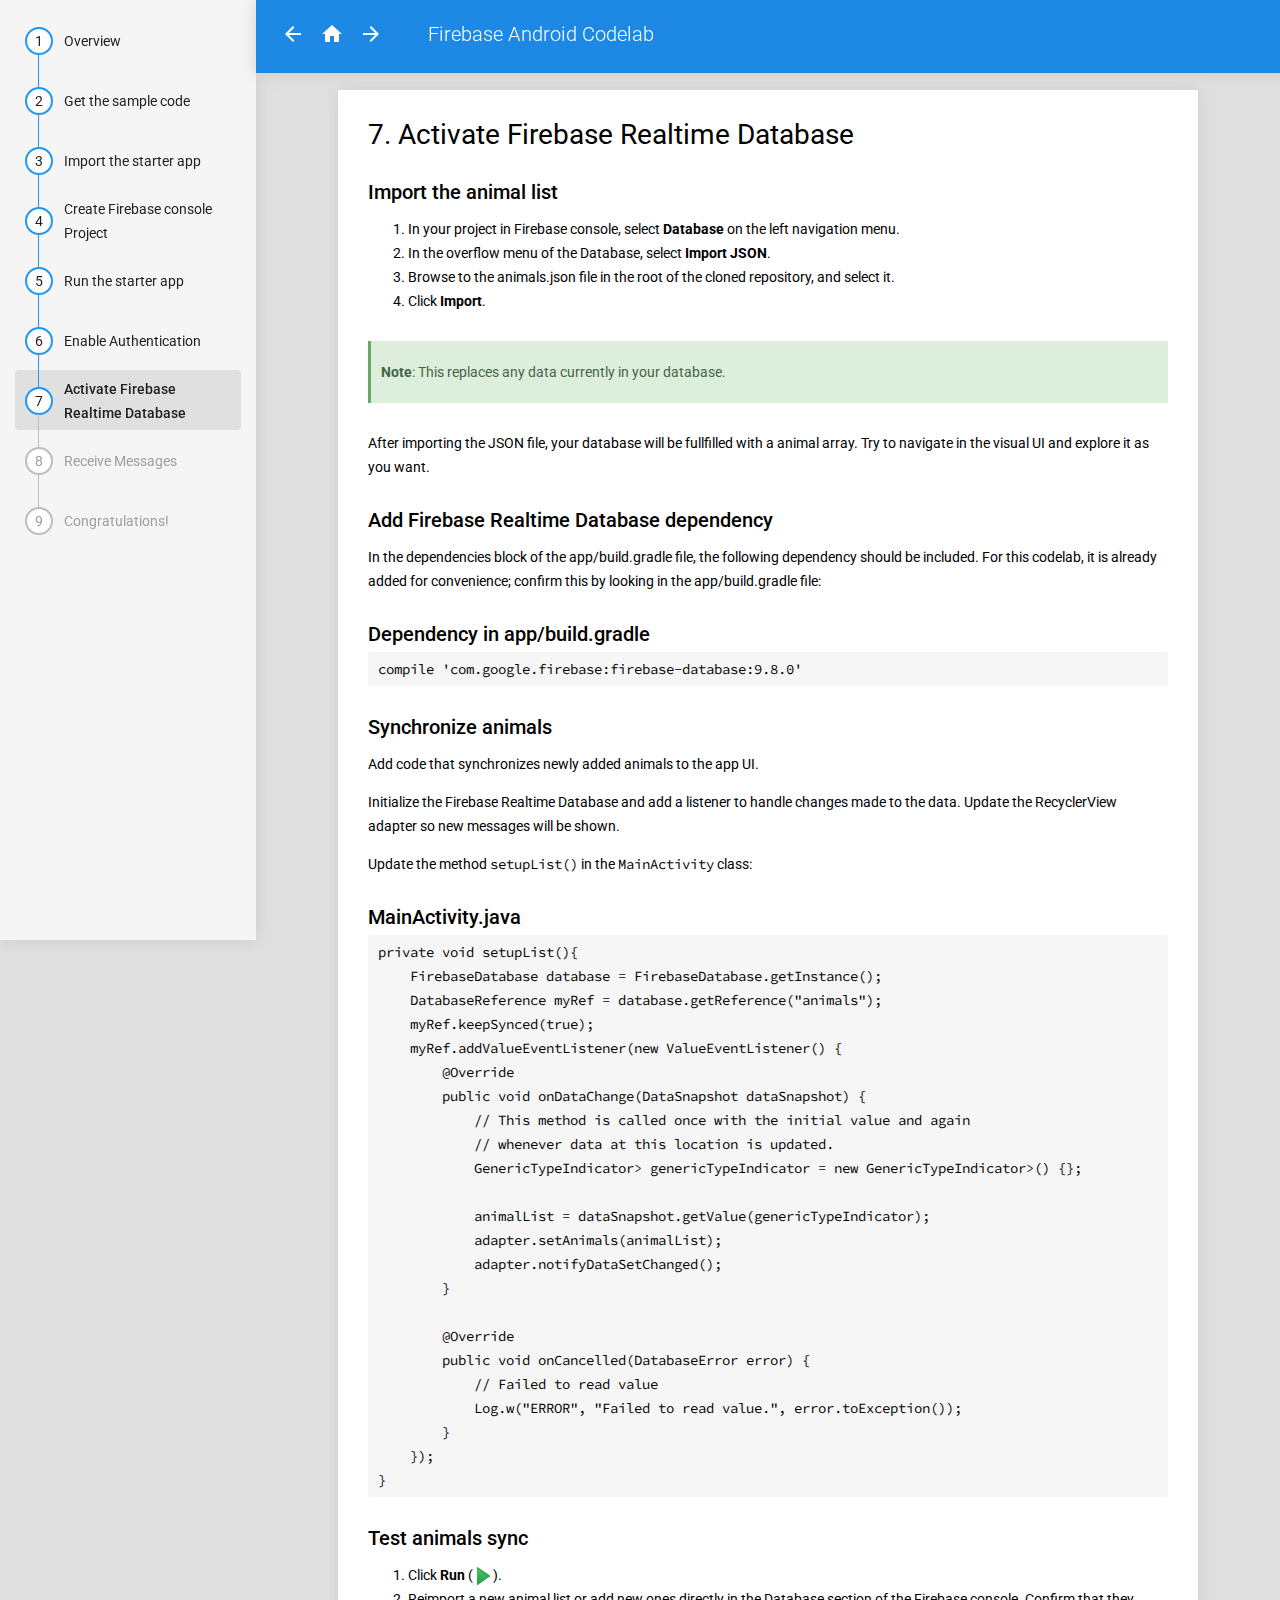
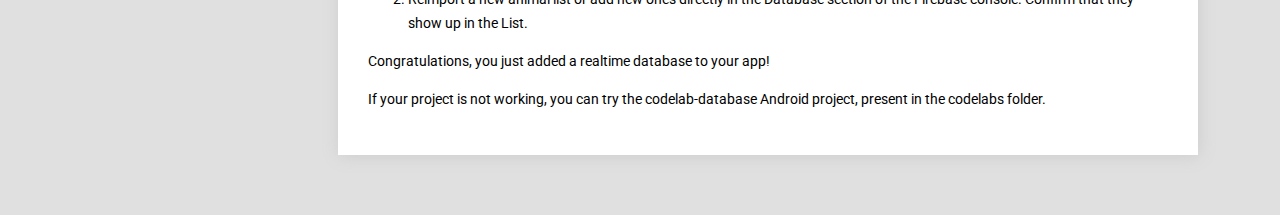
<file: HTML/step-7.html>
<!doctype html>
<html>
<head>
  <meta charset="utf-8">
  <meta http-equiv="X-UA-Compatible" content="IE=edge">
  <meta name="viewport" content="width=device-width, minimum-scale=1.0, initial-scale=1.0, user-scalable=yes">
  <title>Firebase Android Codelab</title>
  <link rel="stylesheet" href="https://fonts.googleapis.com/css?family=Source+Code+Pro:400|Roboto:400,300,400italic,500,700|Roboto+Mono">
  <link rel="stylesheet" href="../styles/codelab.css">
  <style>
    html {
        height: 100%;
        margin: 0;
        padding: 0;
    }
  </style>
</head>

<body class="codelab-takeover">
  <div class="codelab__toc">
    <a href="index.html" class="toc-item toc-item--complete">
      <span class="toc-item__index">1</span>
      <span class="toc-item__title">Overview</span>
    </a>
    <a href="step-2.html" class="toc-item toc-item--complete">
      <span class="toc-item__index">2</span>
      <span class="toc-item__title">Get the sample code</span>
    </a>
    <a href="step-3.html" class="toc-item toc-item--complete">
      <span class="toc-item__index">3</span>
      <span class="toc-item__title">Import the starter app</span>
    </a>
    <a href="step-4.html" class="toc-item toc-item--complete">
      <span class="toc-item__index">4</span>
      <span class="toc-item__title">Create Firebase console Project</span>
    </a>
    <a href="step-5.html" class="toc-item toc-item--complete">
      <span class="toc-item__index">5</span>
      <span class="toc-item__title">Run the starter app</span>
    </a>
    <a href="step-6.html" class="toc-item toc-item--complete">
      <span class="toc-item__index">6</span>
      <span class="toc-item__title">Enable Authentication</span>
    </a>
    <a href="step-7.html" class="toc-item toc-item--current">
      <span class="toc-item__index">7</span>
      <span class="toc-item__title">Activate Firebase Realtime Database</span>
    </a>
    <a href="step-8.html" class="toc-item">
        <span class="toc-item__index">8</span>
        <span class="toc-item__title">Receive Messages</span>
    </a>
    <a href="step-16.html" class="toc-item">
        <span class="toc-item__index">9</span>
        <span class="toc-item__title">Congratulations!</span>
    </a>
  </div>

  <div class="codelab__step">

    <div class="step__header">
      <a href="step-6.html">
        <svg fill="#FFFFFF" height="24" viewbox="0 0 24 24" width="24" xmlns="http://www.w3.org/2000/svg">
          <path d="M0 0h24v24H0z" fill="none"/>
          <path d="M20 11H7.83l5.59-5.59L12 4l-8 8 8 8 1.41-1.41L7.83 13H20v-2z"/>
        </svg>
      </a>

      <a href="index.html" title="Return to home page">
        <svg fill="#FFFFFF" height="24" viewbox="0 0 24 24" width="24" xmlns="http://www.w3.org/2000/svg">
          <path d="M10 20v-6h4v6h5v-8h3L12 3 2 12h3v8z"/>
          <path d="M0 0h24v24H0z" fill="none"/>
        </svg>
      </a>

      <a href="step-8.html">
        <svg fill="#FFFFFF" height="24" viewbox="0 0 24 24" width="24" xmlns="http://www.w3.org/2000/svg">
          <path d="M0 0h24v24H0z" fill="none"/>
          <path d="M12 4l-1.41 1.41L16.17 11H4v2h12.17l-5.58 5.59L12 20l8-8z"/>
        </svg>
      </a>

      <h1>Firebase Android Codelab</h1>
    </div>

    <div class="step__body">
      <h1>Firebase Android Codelab</h1>
      <h2>7. Activate Firebase Realtime Database</h2>
      <div><h3>Import the animal list</h3><ol type="1" start="1"><li>In your project in Firebase console, select <strong>Database</strong> on the left navigation menu.</li><li>In the overflow menu of the Database, select <strong>Import JSON</strong>. </li><li>Browse to the animals.json file in the root of the cloned repository, and select it. </li><li>Click <strong>Import</strong>.</li></ol><div class="step__note note--special"><p><strong>Note</strong>: This replaces any data currently in your database.</p></div><p>After importing the JSON file, your database will be fullfilled with a animal array. Try to navigate in the visual UI and explore it as you want.</p>
          
          <h3>Add Firebase Realtime Database dependency</h3><p>In the dependencies block of the app/build.gradle file, the following dependency should be included. For this codelab, it is already added for convenience; confirm this by looking in the app/build.gradle file:</p><h3>Dependency in app/build.gradle</h3><pre><code>compile &#39;com.google.firebase:firebase-database:9.8.0&#39;</code></pre><h3>Synchronize animals</h3><p>Add code that synchronizes newly added animals to the app UI.</p><p>Initialize the Firebase Realtime Database and add a listener to handle changes made to the data. Update the RecyclerView adapter so new messages will be shown.</p><p>Update the method <code>setupList()</code> in the <code>MainActivity</code> class:</p><h3>MainActivity.java</h3><pre><code>private void setupList(){
    FirebaseDatabase database = FirebaseDatabase.getInstance();
    DatabaseReference myRef = database.getReference("animals");
    myRef.keepSynced(true);
    myRef.addValueEventListener(new ValueEventListener() {
        @Override
        public void onDataChange(DataSnapshot dataSnapshot) {
            // This method is called once with the initial value and again
            // whenever data at this location is updated.
            GenericTypeIndicator<List<Animal>> genericTypeIndicator = new GenericTypeIndicator<List<Animal>>() {};
                  
            animalList = dataSnapshot.getValue(genericTypeIndicator);
            adapter.setAnimals(animalList);
            adapter.notifyDataSetChanged();
        }
                  
        @Override
        public void onCancelled(DatabaseError error) {
            // Failed to read value
            Log.w("ERROR", "Failed to read value.", error.toException());
        }
    });
}</code></pre>
          
<h3>Test animals sync</h3><ol type="1" start="1"><li>Click <strong>Run </strong>(<img src="img/74540ff4e857014c.png" style="max-width: 20.00px"/>).</li><li>Reimport a new animal list or add new ones directly in the Database section of the Firebase console. Confirm that they show up in the List.</li></ol>

          <p>Congratulations, you just added a realtime database to your app!</p></div>
      <p>If your project is not working, you can try the codelab-database Android project, present in the codelabs folder.</p>
    </div>

  </div>
  <script src="../../scripts/codelab.js" async></script>
</body>
</html>
</file>
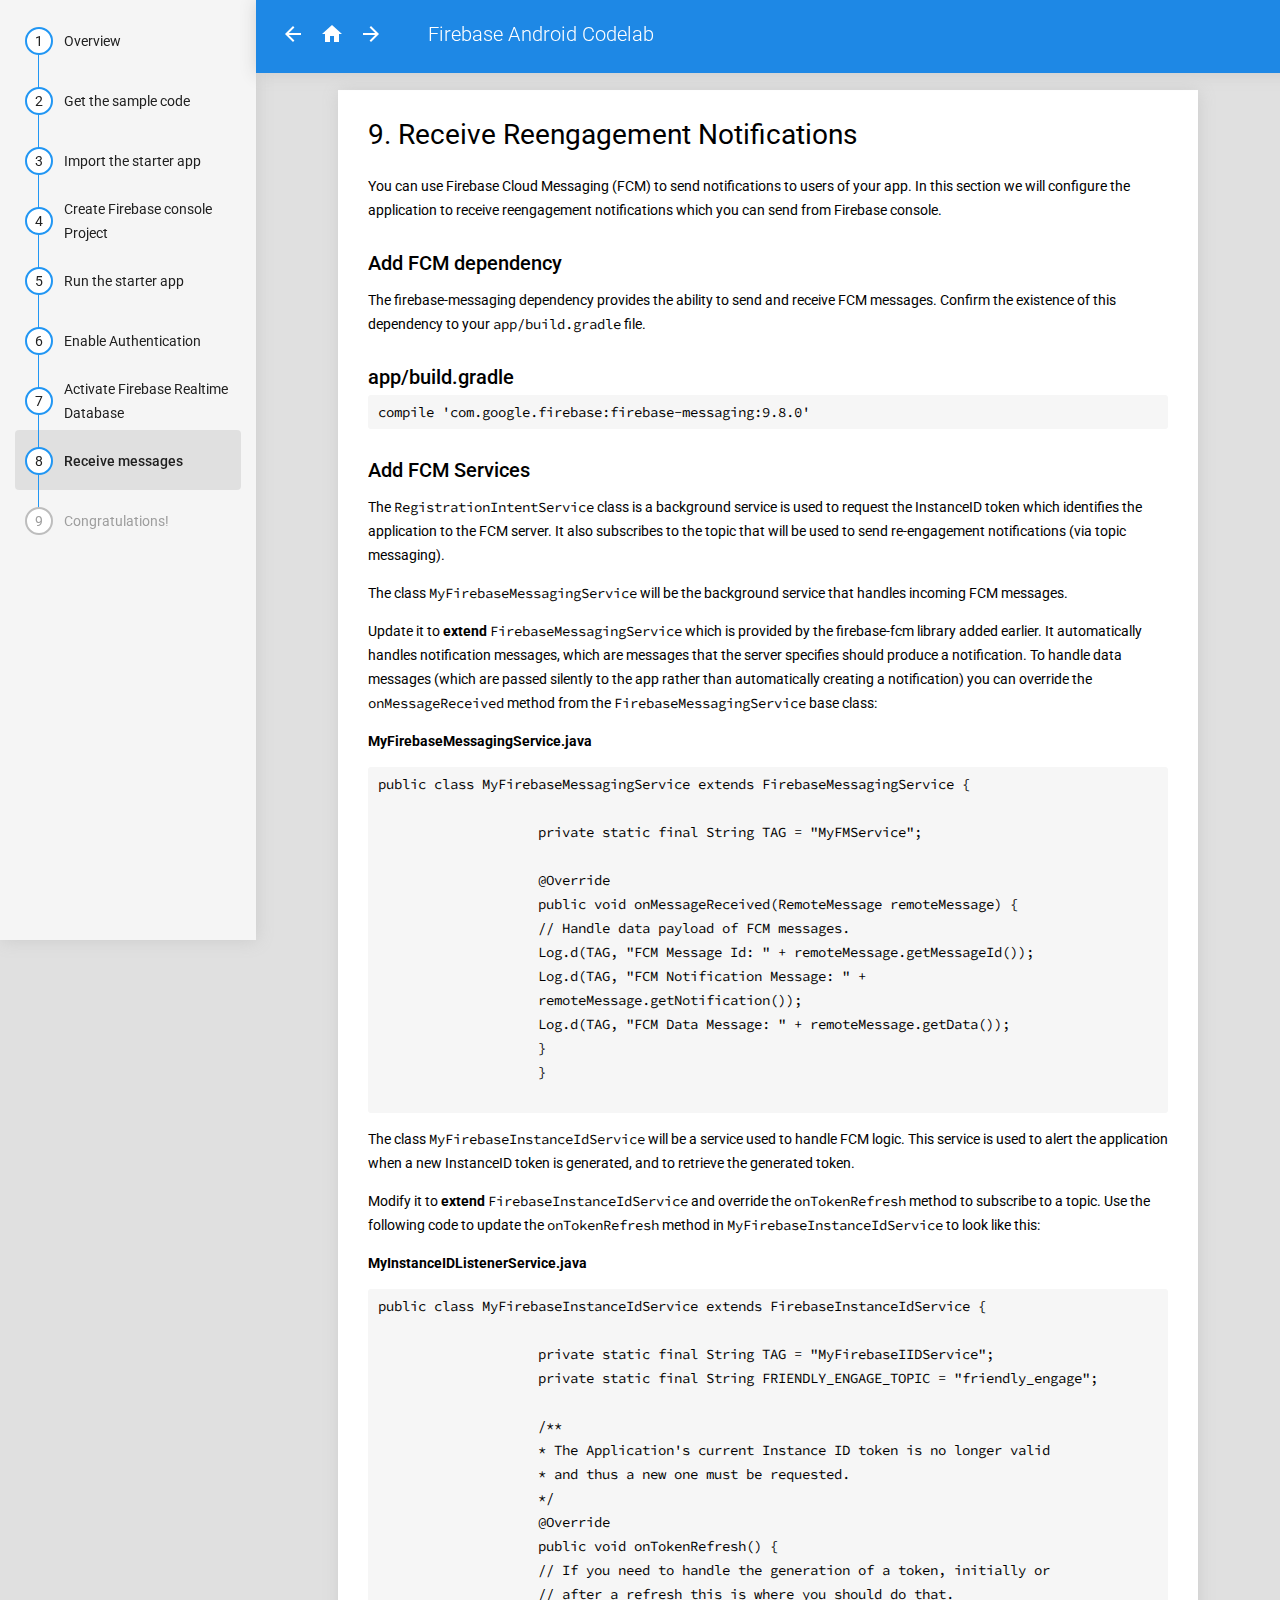
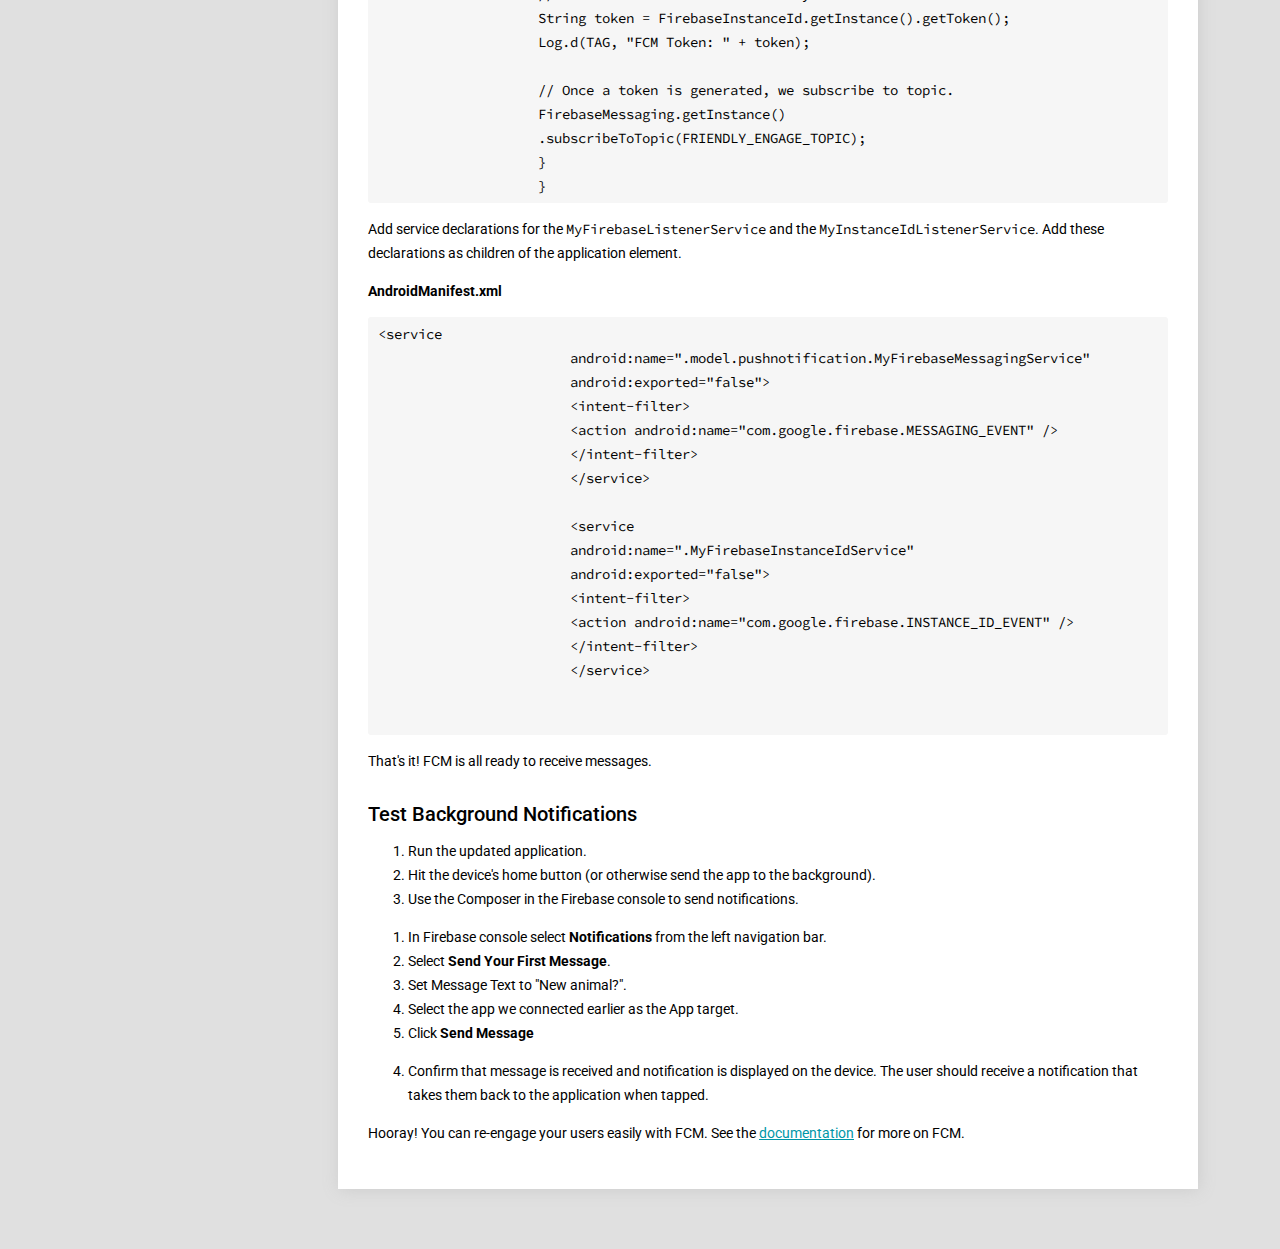
<file: HTML/step-8.html>
<!doctype html>
<html>
    <head>
        <meta charset="utf-8">
            <meta http-equiv="X-UA-Compatible" content="IE=edge">
                <meta name="viewport" content="width=device-width, minimum-scale=1.0, initial-scale=1.0, user-scalable=yes">
                    <title>Firebase Android Codelab</title>
                    <link rel="stylesheet" href="https://fonts.googleapis.com/css?family=Source+Code+Pro:400|Roboto:400,300,400italic,500,700|Roboto+Mono">
                        <link rel="stylesheet" href="../styles/codelab.css">
                            <style>
                                html {
                                    height: 100%;
                                    margin: 0;
                                    padding: 0;
                                }
                            </style>
    </head>
    
    <body class="codelab-takeover">
        <div class="codelab__toc">
            <a href="index.html" class="toc-item toc-item--complete">
                <span class="toc-item__index">1</span>
                <span class="toc-item__title">Overview</span>
            </a>
            <a href="step-2.html" class="toc-item toc-item--complete">
                <span class="toc-item__index">2</span>
                <span class="toc-item__title">Get the sample code</span>
            </a>
            <a href="step-3.html" class="toc-item toc-item--complete">
                <span class="toc-item__index">3</span>
                <span class="toc-item__title">Import the starter app</span>
            </a>
            <a href="step-4.html" class="toc-item toc-item--complete">
                <span class="toc-item__index">4</span>
                <span class="toc-item__title">Create Firebase console Project</span>
            </a>
            <a href="step-5.html" class="toc-item toc-item--complete">
                <span class="toc-item__index">5</span>
                <span class="toc-item__title">Run the starter app</span>
            </a>
            <a href="step-6.html" class="toc-item toc-item--complete">
                <span class="toc-item__index">6</span>
                <span class="toc-item__title">Enable Authentication</span>
            </a>
            <a href="step-7.html" class="toc-item toc-item--complete">
                <span class="toc-item__index">7</span>
                <span class="toc-item__title">Activate Firebase Realtime Database</span>
            </a>
            <a href="step-8.html" class="toc-item toc-item--complete toc-item--current">
                <span class="toc-item__index">8</span>
                <span class="toc-item__title">Receive messages</span>
            </a>
            <a href="step-16.html" class="toc-item">
                <span class="toc-item__index">9</span>
                <span class="toc-item__title">Congratulations!</span>
            </a>
        </div>
        
        <div class="codelab__step">
            
            <div class="step__header">
                <a href="step-8.html">
                    <svg fill="#FFFFFF" height="24" viewbox="0 0 24 24" width="24" xmlns="http://www.w3.org/2000/svg">
                        <path d="M0 0h24v24H0z" fill="none"/>
                        <path d="M20 11H7.83l5.59-5.59L12 4l-8 8 8 8 1.41-1.41L7.83 13H20v-2z"/>
                    </svg>
                </a>
                
                <a href="index.html" title="Return to home page">
                    <svg fill="#FFFFFF" height="24" viewbox="0 0 24 24" width="24" xmlns="http://www.w3.org/2000/svg">
                        <path d="M10 20v-6h4v6h5v-8h3L12 3 2 12h3v8z"/>
                        <path d="M0 0h24v24H0z" fill="none"/>
                    </svg>
                </a>
                
                <a href="step-10.html">
                    <svg fill="#FFFFFF" height="24" viewbox="0 0 24 24" width="24" xmlns="http://www.w3.org/2000/svg">
                        <path d="M0 0h24v24H0z" fill="none"/>
                        <path d="M12 4l-1.41 1.41L16.17 11H4v2h12.17l-5.58 5.59L12 20l8-8z"/>
                    </svg>
                </a>
                
                <h1>Firebase Android Codelab</h1>
            </div>
            
            <div class="step__body">
                <h1>Firebase Android Codelab</h1>
                <h2>9. Receive Reengagement Notifications</h2>
                <div><p>You can use Firebase Cloud Messaging (FCM) to send notifications to users of your app.  In this section we will configure the application to receive reengagement notifications which you can send from Firebase console.</p><h3>Add FCM dependency</h3><p>The firebase-messaging dependency provides the ability to send and receive FCM messages. Confirm the existence of this dependency to your <code>app/build.gradle</code> file.</p><h3>app/build.gradle</h3><pre><code>compile &#39;com.google.firebase:firebase-messaging:9.8.0&#39;</code></pre><h3>Add FCM Services</h3><p>The <code>RegistrationIntentService</code> class is a background service is used to request the InstanceID token which identifies the application to the FCM server. It also subscribes to the topic that will be used to send re-engagement notifications (via topic messaging).</p><p>The class <code>MyFirebaseMessagingService</code> will be the background service that handles incoming FCM messages.  </p><p>Update it to <strong>extend </strong><code>FirebaseMessagingService</code> which is provided by the firebase-fcm library added earlier. It automatically handles notification messages, which are messages that the server specifies should produce a notification. To handle data messages (which are passed silently to the app rather than automatically creating a notification) you can override the <code>onMessageReceived</code> method from the <code>FirebaseMessagingService</code> base class:</p><p><strong>MyFirebaseMessagingService.java</strong></p><pre><code>public class MyFirebaseMessagingService extends FirebaseMessagingService {
                    
                    private static final String TAG = &#34;MyFMService&#34;;
                    
                    @Override
                    public void onMessageReceived(RemoteMessage remoteMessage) {
                    // Handle data payload of FCM messages.
                    Log.d(TAG, &#34;FCM Message Id: &#34; + remoteMessage.getMessageId());
                    Log.d(TAG, &#34;FCM Notification Message: &#34; +
                    remoteMessage.getNotification());
                    Log.d(TAG, &#34;FCM Data Message: &#34; + remoteMessage.getData());
                    }
                    }
                </code></pre><p>The class <code>MyFirebaseInstanceIdService</code> will be a service used to handle FCM logic. This service is used to alert the application when a new InstanceID token is generated, and to retrieve the generated token.</p><p>Modify it to <strong>extend </strong><code>FirebaseInstanceIdService</code> and override the <code>onTokenRefresh</code> method to subscribe to a topic. Use the following code to update the <code>onTokenRefresh</code> method in <code>MyFirebaseInstanceIdService</code> to look like this:</p><p><strong>MyInstanceIDListenerService.java</strong></p><pre><code>public class MyFirebaseInstanceIdService extends FirebaseInstanceIdService {
                    
                    private static final String TAG = &#34;MyFirebaseIIDService&#34;;
                    private static final String FRIENDLY_ENGAGE_TOPIC = &#34;friendly_engage&#34;;
                    
                    /**
                    * The Application&#39;s current Instance ID token is no longer valid
                    * and thus a new one must be requested.
                    */
                    @Override
                    public void onTokenRefresh() {
                    // If you need to handle the generation of a token, initially or
                    // after a refresh this is where you should do that.
                    String token = FirebaseInstanceId.getInstance().getToken();
                    Log.d(TAG, &#34;FCM Token: &#34; + token);
                    
                    // Once a token is generated, we subscribe to topic.
                    FirebaseMessaging.getInstance()
                    .subscribeToTopic(FRIENDLY_ENGAGE_TOPIC);
                    }
                    }</code></pre><p>Add service declarations for the <code>MyFirebaseListenerService</code> and the <code>MyInstanceIdListenerService</code>. Add these declarations as children of the application element.</p><p><strong>AndroidManifest.xml</strong></p><pre><code>&lt;service
                        android:name=&#34;.model.pushnotification.MyFirebaseMessagingService&#34;
                        android:exported=&#34;false&#34;&gt;
                        &lt;intent-filter&gt;
                        &lt;action android:name=&#34;com.google.firebase.MESSAGING_EVENT&#34; /&gt;
                        &lt;/intent-filter&gt;
                        &lt;/service&gt;
                        
                        &lt;service
                        android:name=&#34;.MyFirebaseInstanceIdService&#34;
                        android:exported=&#34;false&#34;&gt;
                        &lt;intent-filter&gt;
                        &lt;action android:name=&#34;com.google.firebase.INSTANCE_ID_EVENT&#34; /&gt;
                        &lt;/intent-filter&gt;
                        &lt;/service&gt;
                        
                    </code></pre><p>That&#39;s it! FCM is all ready to receive messages.</p><h3>Test Background Notifications</h3><ol type="1" start="1"><li>Run the updated application.</li><li>Hit the device&#39;s home button (or otherwise send the app to the background).</li><li>Use the Composer in the Firebase console to send notifications.</li></ol><ol type="1" start="1"><li>In Firebase console select <strong>Notifications</strong> from the left navigation bar.</li><li>Select <strong>Send Your First Message</strong>.</li><li>Set Message Text to &#34;New animal?&#34;.</li><li>Select the app we connected earlier as the App target.</li><li>Click <strong>Send Message</strong></li></ol><ol type="1" start="4"><li>Confirm that message is received and notification is displayed on the device. The user should receive a notification that takes them back to the application when tapped.</li></ol><p>Hooray! You can re-engage your users easily with FCM. See the <a href="https://firebase.google.com/docs/cloud-messaging" target="_blank">documentation</a> for more on FCM.</p></div>
            </div>
            
        </div>
        
        <script>
            (function(i,s,o,g,r,a,m){i['GoogleAnalyticsObject']=r;i[r]=i[r]||function(){
             (i[r].q=i[r].q||[]).push(arguments)},i[r].l=1*new Date();a=s.createElement(o),
             m=s.getElementsByTagName(o)[0];a.async=1;a.src=g;m.parentNode.insertBefore(a,m)
             })(window,document,'script','https://www.google-analytics.com/analytics.js','ga');
             
             ga('create', 'UA-49880327-14', 'auto');
             
             (function() {
              var gaCodelab = '';
              if (gaCodelab) {
              ga('create', gaCodelab, 'auto', {name: 'codelab'});
              }
              
              var gaView;
              var parts = location.search.substring(1).split('&');
              for (var i = 0; i < parts.length; i++) {
              var param = parts[i].split('=');
              if (param[0] === 'viewga') {
              gaView = param[1];
              break;
              }
              }
              if (gaView && gaView !== gaCodelab) {
              ga('create', gaView, 'auto', {name: 'view'});
              }
              })();
            </script>
        <script src="../../scripts/codelab.js" async></script>
    </body>
</html>
</file>
<file: styles/codelab.css>
/*!
 * Copyright 2016 Google Inc. All rights reserved.
 *
 * Licensed under the Apache License, Version 2.0 (the "License");
 * you may not use this file except in compliance with the License.
 * You may obtain a copy of the License at
 *
 *     http://www.apache.org/licenses/LICENSE-2.0
 *
 * Unless required by applicable law or agreed to in writing, software
 * distributed under the License is distributed on an "AS IS" BASIS,
 * WITHOUT WARRANTIES OR CONDITIONS OF ANY KIND, either express or implied.
 * See the License for the specific language governing permissions and
 * limitations under the License.
 */.codelab__toc,.step__header{position:fixed;box-shadow:1px 1px 16px #ccc;top:0}.codelab__toc,.step__body,.step__header{box-shadow:1px 1px 16px #ccc}.codelab-takeover{font-family:Roboto,sans-serif;font-size:14px;line-height:24px;height:100%;margin:0;padding:0;background-color:#e0e0e0}.step__body h2,.step__body h3{line-height:1.1em;overflow:hidden;white-space:nowrap;text-overflow:ellipsis}.step__body h2{font-size:28px;font-weight:400}.step__body h3,.toc-item--current .toc-item__title{font-weight:500}.step__body h2:first-of-type{margin-top:0}.step__body h3{font-size:20px;margin:1.5em 0 0}.step__body pre{background-color:#f6f6f6;border-radius:3px;font-family:'Source Code Pro','Courier New',monospace;margin:.5em 0 1em;overflow-x:auto;padding:5px 10px;white-space:pre-wrap}.step__body code{font-family:Menlo,'Source Code Pro','Courier New',monospace}.step__body table{border-spacing:0}.step__body table p{margin:0}.step__body td{vertical-align:top;border-bottom:1px solid #CCC;padding:8px}.step__body img,.step__header,.toc-item{vertical-align:middle}.step__body img{width:100%}.step__body a{color:#0097a7}.step__body h3>a[href*=github]{font-size:16px;color:#000;text-decoration:none;padding-left:24px;background:url([data-uri]) 0/18px no-repeat}.codelab__toc{background-color:#f5f5f5;float:left;height:100%;padding:10px 15px 30px;width:226px}.toc-item{color:#9e9e9e;display:block;line-height:60px;margin:0;min-height:60px;padding:0 0 0 10px;text-decoration:none}.toc-item--current{background-color:#e0e0e0;border-radius:4px}.toc-item--complete,.toc-item--current{color:#212121}.toc-item__title{width:170px}.toc-item__index{background:#fff;border:2px solid #bdbdbd;border-radius:50%;height:24px;margin:0 8px 0 0;text-align:center;width:24px}.toc-item__index,.toc-item__title{display:inline-block;line-height:24px;vertical-align:middle}.toc-item__index::after{content:'';display:block;width:0;height:44px;z-index:1;margin-top:1px;border-left:1px solid #bdbdbd;margin-left:11px}.toc-item:last-of-type .toc-item__index::after{display:none}.toc-item--complete .toc-item__index,.toc-item--complete .toc-item__index::after,.toc-item--current .toc-item__index{border-color:#2196f3}.codelab__step{float:left;padding:60px 0 30px 256px;width:calc(100% - 256px)}.step__header{background-color:#1e88e5;line-height:23px;padding:22px 20px 20px 25px;width:800px;width:calc(100% - 256px);z-index:10}.step__header h1{color:#fff;display:inline-block;font-size:20px;font-weight:300;margin:0 0 0 30px;overflow:hidden;text-overflow:ellipsis;white-space:nowrap;width:calc(100% - 251px)}.step__header a{display:inline-block;width:36px}.header__duration{color:#aaa;font-size:16px;font-weight:500}.step__body{background-color:#fff;margin:30px auto;max-width:calc(100% - 120px);padding:30px;width:800px;height:100%}.step__body h1{display:none}.step__note{margin:2em 0;padding:5px 5px 5px 10px;border-left:3px solid #fff}.note--special{color:#464;background-color:#ded;border-color:#6a6}.note--warning{color:#842;background-color:#fed;border-color:#DB8A61}.step__checklist{list-style:none;padding:0 0 0 1em}.checklist__item{padding-left:24px;background-size:20px;background-repeat:no-repeat;background-image:url([data-uri])}.step__survey{margin:2em 0;padding:0 0 15px;background:#edf4ff;border-left:4px solid #94BAF9}.survey__q{font-size:16px;padding:.8em .6em 0 20px;margin:0}.survey__a{display:block;padding:0 0 0 30px}.keep-ar{width:100%;position:relative}.keep-ar__pad{width:100%;height:auto;padding-top:56.25%}.keep-ar__box{vertical-align:bottom;position:absolute;top:0;left:0;width:100%;height:100%}.invis{visibility:hidden}@media screen and (max-width:600px),screen and (max-height:600px){.step__body h2,.step__body h3{line-height:1.5em;white-space:inherit}.step__body h2{font-size:17px;font-weight:400}.step__body h3{font-size:15px;font-weight:700;font-weight:500}.codelab__step{float:inherit;padding:60px 0 0;width:100%}.step__header{padding:15px 10px;text-align:center;width:100%;width:calc(100% - 20px)}.step__header a{display:inline-block;text-align:center;width:28%;width:calc((100% - 20px)/ 3)}.step__header a:first-of-type{text-align:left}.step__header a:last-of-type{text-align:right}.step__header h1{display:none}.step__header svg{vertical-align:middle}.step__body{margin:0;padding:20px;max-width:calc(100% - 40px)}.step__body h1{border-bottom:1px solid #ccc;color:#666;display:block;font-size:19px;font-weight:100;margin:0 0 25px;overflow:inherit;padding:0 0 15px;text-overflow:inherit;white-space:inherit;width:100%}.codelab__toc{display:none}}
</file>
